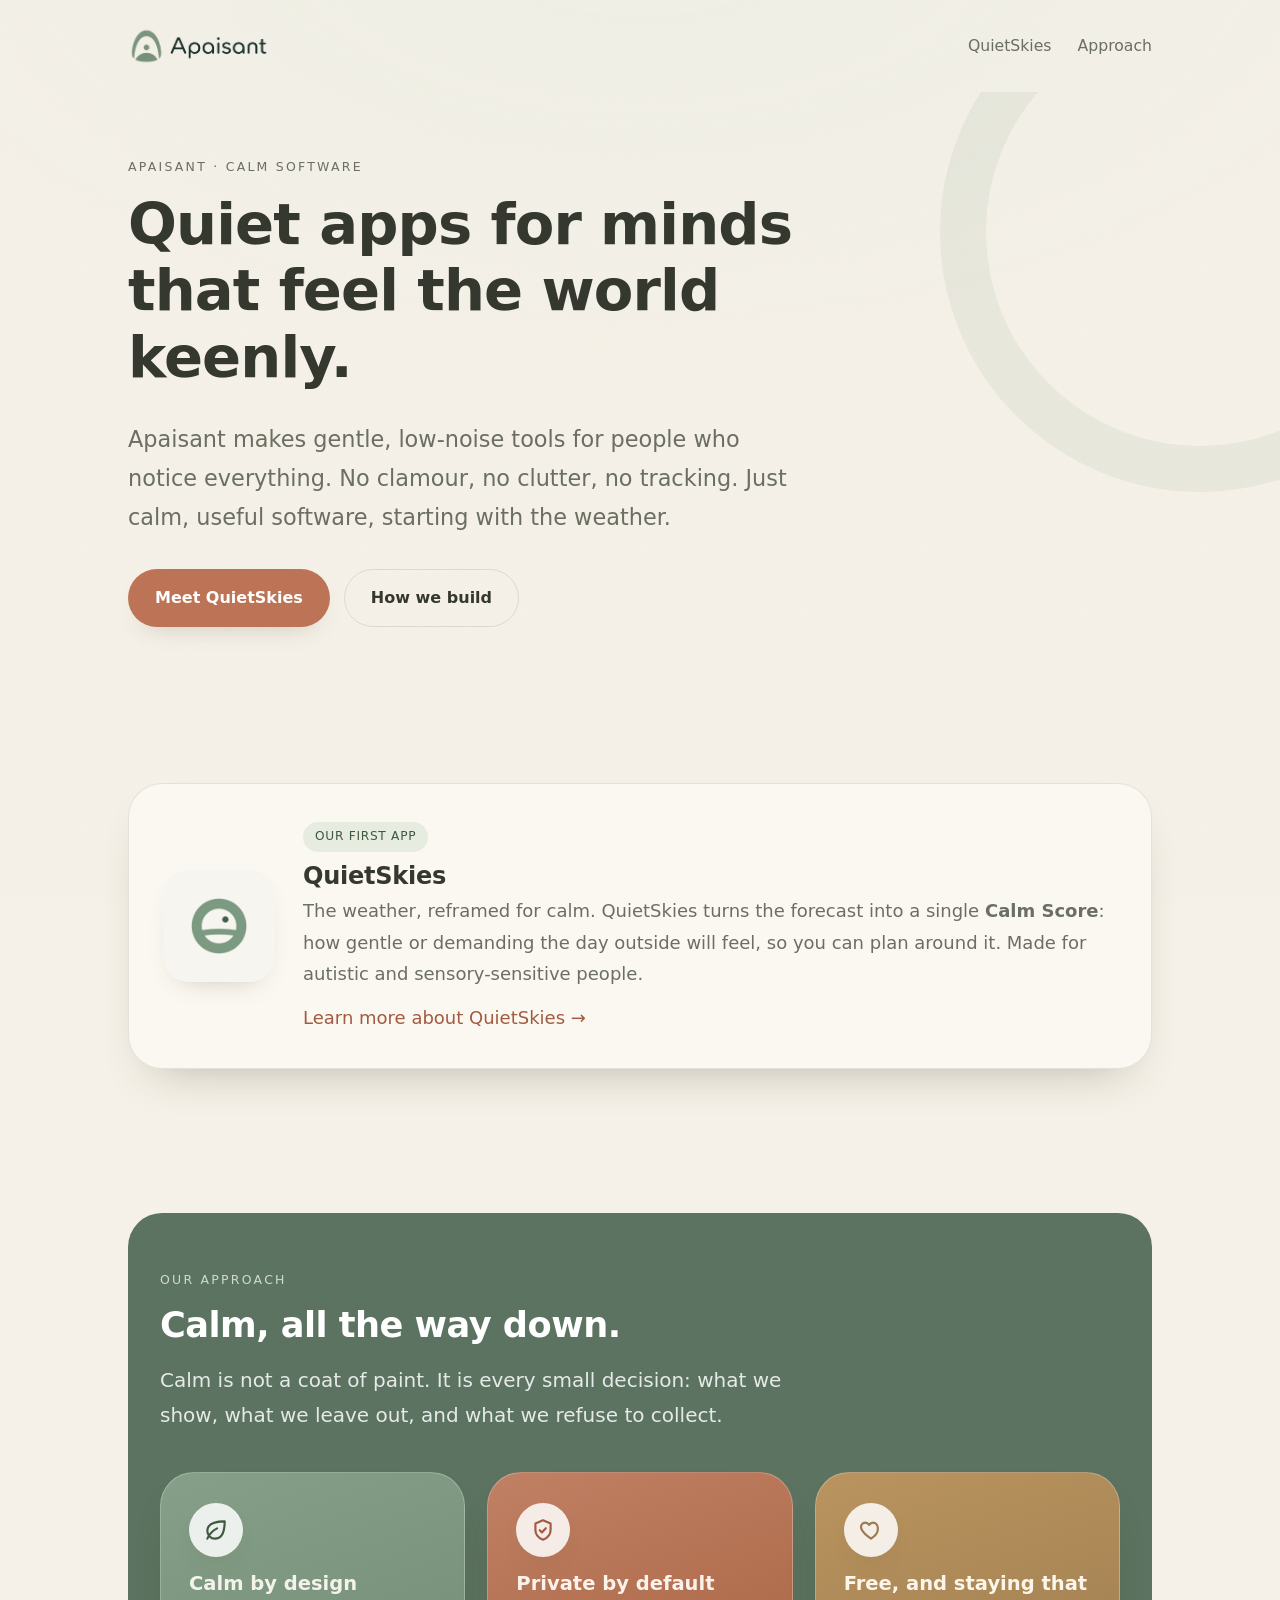
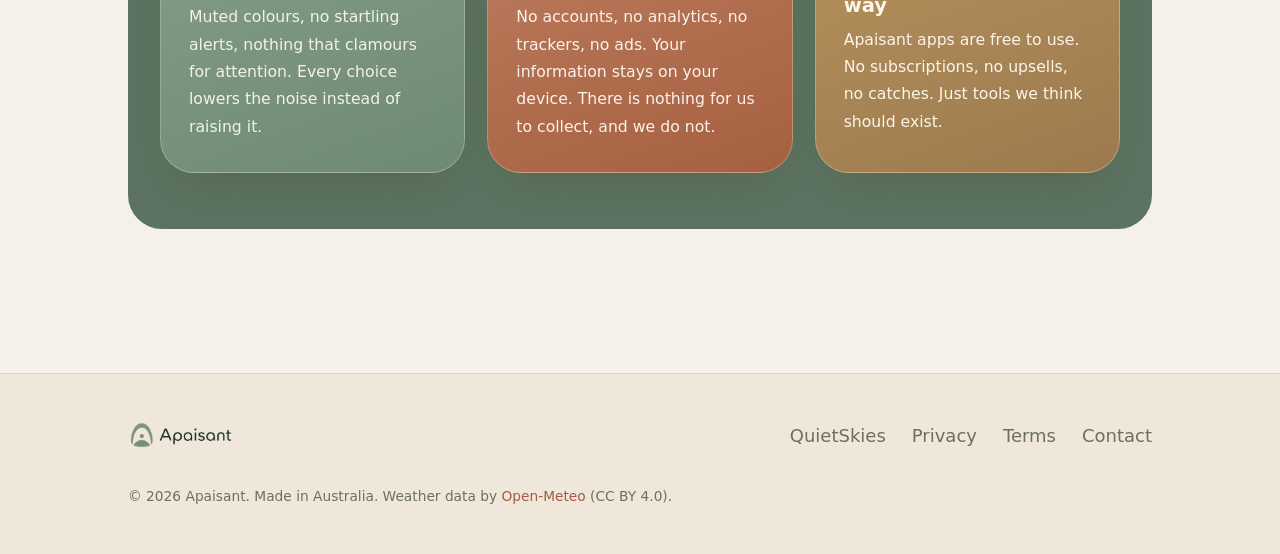
<file: index.html>
<!DOCTYPE html>
<html lang="en">
<head>
  <meta charset="UTF-8" />
  <meta name="viewport" content="width=device-width, initial-scale=1.0" />
  <title>Apaisant: calm, quiet apps</title>
  <meta name="description" content="Apaisant makes gentle, low-noise apps for people who feel the world keenly. No clamour, no clutter, no tracking. Starting with QuietSkies, the weather reframed for calm." />
  <meta name="theme-color" content="#5b7360" />
  <link rel="icon" href="assets/favicon-32.png" sizes="32x32" />
  <link rel="apple-touch-icon" href="assets/apple-touch-icon.png" />
  <meta property="og:title" content="Apaisant: calm, quiet apps" />
  <meta property="og:description" content="Gentle, low-noise apps for people who feel the world keenly. Starting with QuietSkies." />
  <meta property="og:type" content="website" />
  <link rel="stylesheet" href="css/style.css" />
</head>
<body>
  <header class="site-head">
    <a class="brand" href="/" aria-label="Apaisant home">
      <img src="assets/apaisant-logo.png" alt="Apaisant" />
    </a>
    <nav>
      <a href="#quietskies">QuietSkies</a>
      <a href="#approach">Approach</a>
    </nav>
  </header>

  <main>
    <section class="hero">
      <div class="hero-inner">
        <p class="eyebrow">Apaisant · calm software</p>
        <h1>Quiet apps for minds that feel the world keenly.</h1>
        <p class="lede">Apaisant makes gentle, low-noise tools for people who notice everything. No clamour, no clutter, no tracking. Just calm, useful software, starting with the weather.</p>
        <div class="btn-row">
          <a class="btn btn-primary" href="#quietskies">Meet QuietSkies</a>
          <a class="btn btn-ghost" href="#approach">How we build</a>
        </div>
      </div>
    </section>

    <section class="section" id="quietskies">
      <div class="wrap">
        <div class="app-card">
          <img class="icon" src="assets/quietskies-icon.png" alt="QuietSkies app icon" />
          <div>
            <span class="pill">Our first app</span>
            <h3>QuietSkies</h3>
            <p>The weather, reframed for calm. QuietSkies turns the forecast into a single <strong>Calm Score</strong>: how gentle or demanding the day outside will feel, so you can plan around it. Made for autistic and sensory-sensitive people.</p>
            <a href="/quietskies/">Learn more about QuietSkies →</a>
          </div>
        </div>
      </div>
    </section>

    <section class="section" id="approach">
      <div class="wrap">
        <div class="section-sage" style="padding: 56px 32px;">
          <p class="eyebrow">Our approach</p>
          <h2>Calm, all the way down.</h2>
          <p class="lede" style="color: rgba(255,255,255,0.85);">Calm is not a coat of paint. It is every small decision: what we show, what we leave out, and what we refuse to collect.</p>

          <div class="card-grid">
            <div class="card card--sage">
              <div class="badge" aria-hidden="true">
                <svg viewBox="0 0 24 24" fill="none" stroke-width="2" stroke-linecap="round" stroke-linejoin="round"><path d="M11 20A7 7 0 0 1 4 13C4 8 8 4 20 4c0 12-4 16-9 16Z"/><path d="M4 20c2-4.5 5-7.5 9-9.5"/></svg>
              </div>
              <h3>Calm by design</h3>
              <p>Muted colours, no startling alerts, nothing that clamours for attention. Every choice lowers the noise instead of raising it.</p>
            </div>
            <div class="card card--clay">
              <div class="badge" aria-hidden="true">
                <svg viewBox="0 0 24 24" fill="none" stroke-width="2" stroke-linecap="round" stroke-linejoin="round"><path d="M12 3 5 6v6c0 5 3.5 7.6 7 9 3.5-1.4 7-4 7-9V6l-7-3Z"/><path d="M9 12.2l2 2 3.6-3.8"/></svg>
              </div>
              <h3>Private by default</h3>
              <p>No accounts, no analytics, no trackers, no ads. Your information stays on your device. There is nothing for us to collect, and we do not.</p>
            </div>
            <div class="card card--oak">
              <div class="badge" aria-hidden="true">
                <svg viewBox="0 0 24 24" fill="none" stroke-width="2" stroke-linecap="round" stroke-linejoin="round"><path d="M12 20s-6.5-4.2-8.6-8.4C1.9 8.2 3.6 5.2 6.6 5.2c1.9 0 3.1 1.1 3.7 2 .6-.9 1.8-2 3.7-2 3 0 4.7 3 4.2 6.4C18.5 15.8 12 20 12 20Z"/></svg>
              </div>
              <h3>Free, and staying that way</h3>
              <p>Apaisant apps are free to use. No subscriptions, no upsells, no catches. Just tools we think should exist.</p>
            </div>
          </div>
        </div>
      </div>
    </section>
  </main>

  <footer class="site-foot">
    <div class="foot-inner">
      <a class="foot-brand" href="/" aria-label="Apaisant home">
        <img src="assets/apaisant-logo.png" alt="Apaisant" />
      </a>
      <div class="foot-links">
        <a href="/quietskies/">QuietSkies</a>
        <a href="/quietskies/privacy/">Privacy</a>
        <a href="/quietskies/terms/">Terms</a>
        <a href="mailto:apaisant.github.precise709@passmail.com">Contact</a>
      </div>
      <p class="foot-note">© 2026 Apaisant. Made in Australia. Weather data by <a href="https://open-meteo.com/">Open-Meteo</a> (CC BY 4.0).</p>
    </div>
  </footer>
</body>
</html>
</file>
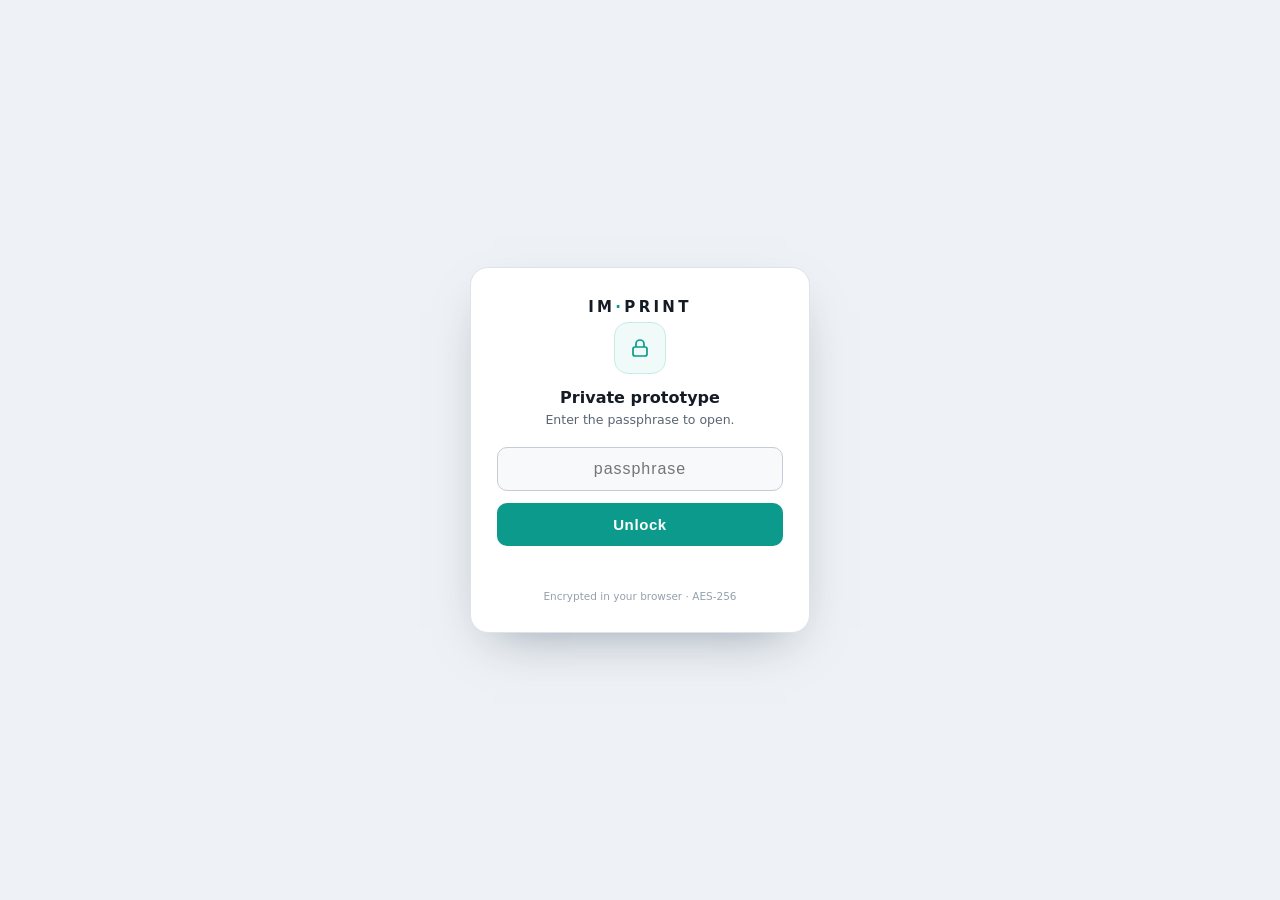
<file: imprint/index.html>
<!doctype html>
<html lang="en">
<head>
<meta charset="utf-8">
<meta name="viewport" content="width=device-width, initial-scale=1, viewport-fit=cover, maximum-scale=1, user-scalable=no">
<meta name="apple-mobile-web-app-capable" content="yes">
<meta name="apple-mobile-web-app-title" content="Imprint">
<meta name="theme-color" content="#EEF1F5">
<meta name="robots" content="noindex,nofollow">
<title>Imprint</title>
<style>
  *{box-sizing:border-box}html,body{margin:0;height:100%}
  body{background:#EEF1F5;color:#141B24;font-family:-apple-system,BlinkMacSystemFont,"Segoe UI",system-ui,sans-serif;
    display:flex;align-items:center;justify-content:center;min-height:100dvh;padding:24px}
  .lock{width:100%;max-width:340px;background:#fff;border:1px solid #DCE3EA;border-radius:18px;
    padding:30px 26px;box-shadow:0 20px 50px -24px rgba(40,60,80,.5);text-align:center}
  .mark{font-weight:800;letter-spacing:.22em;font-size:15px;text-transform:uppercase}
  .mark b{color:#0B9A8B;font-weight:800}
  .ic{width:52px;height:52px;margin:6px auto 14px;border-radius:14px;background:#F0FBF9;border:1px solid #C7ECE6;display:grid;place-items:center}
  .ic svg{width:24px;height:24px;stroke:#0B9A8B}
  h1{font-size:16px;margin:0 0 4px}
  p{font-size:12.5px;color:#586573;margin:0 0 18px;line-height:1.5}
  input{width:100%;font-size:16px;padding:12px 14px;border:1px solid #C3CDD8;border-radius:10px;background:#F7F9FB;
    text-align:center;letter-spacing:.06em;outline:none}
  input:focus{border-color:#0B9A8B;box-shadow:0 0 0 3px rgba(11,154,139,.15)}
  button{width:100%;margin-top:12px;font-size:15px;font-weight:700;letter-spacing:.04em;color:#fff;background:#0B9A8B;
    border:0;border-radius:10px;padding:13px;cursor:pointer}
  button:disabled{opacity:.6;cursor:default}
  .err{color:#C0392B;font-size:12.5px;margin-top:12px;min-height:16px;font-weight:600}
  .foot{margin-top:16px;font-size:10.5px;color:#93A0AD}
</style>
</head>
<body>
  <form class="lock" id="lockForm">
    <div class="mark">IM<b>&middot;</b>PRINT</div>
    <div class="ic"><svg viewBox="0 0 24 24" fill="none" stroke-width="1.7"><rect x="5" y="11" width="14" height="9" rx="2"/><path d="M8 11V8a4 4 0 0 1 8 0v3"/></svg></div>
    <h1>Private prototype</h1>
    <p>Enter the passphrase to open.</p>
    <input id="pw" type="password" autocomplete="current-password" autocapitalize="off" autocorrect="off" spellcheck="false" placeholder="passphrase" inputmode="text">
    <button id="go" type="submit">Unlock</button>
    <div class="err" id="err"></div>
    <div class="foot">Encrypted in your browser &middot; AES-256</div>
  </form>
<script>
var SALT="rYhWrnBuLSFxtGlecm0ZxA==",IV="YZ8fj5seg85ZWhzF",CT="D2j32lyBgk9PjWPHVEd2BS6YtNFLIN4rPZZUGY3ZQjXMhABMm/KUpPmbT1ysb0Qc7a6NtY6NAnDimOJsAfeV2YeTuCENpFkk4e3jLdT7/hBxf3SDhfy1YOY0FfpCJny5w35EiuZU0OpzH2Hj27RRBtWC7zmPnfcFoRRV7MCZ+h4qyRDwDiZEX7NbCx/nu9P7+sneaDdslRbrX9Jx8rbqiRkiDmAQ0lKWhlq5QhG4xImZggfD+zWkg6oaA/eymDYAsp1KEgn8vFUrABB2cRVJpYLregeBfy5wN2TdogL6HhAi02ZY36SZB1ckpSWOA9DnCC1nkEdedDTvrgU3FjK/MTyqgNxVKlIM3Bda7huq3AXg2CsfCIBHznBtg25tvgsY6xFhATmByk5BSzApXOr00Yy0F5Z+hh9j2D1aEAafK/zjUzEo/aewGPu6Vp2oDVsuxIfXbcvDnqAq9MdSku23p+Jxk/wwusjuO7guSB39KhZC576pvjjFu4sjyjWE7DCrfg6vcSen5BOWwGEj4ZasKS/wYmFdhVom6xeWqT/Meqd3jLZPZzaKRZORSfw33Avm0qZLA+Qz/W1IAVgFDwQJSmQgJvp+BfAvws9ji8J7haUjFGi/NV7IBoqIJn0kCMqXKRhVAsIxIvyi7Om6Nxs6gOos0IfCNSOjRhjC6lpB1/QPZ+a2XrRc9jTvhejGGFpHa1QvHGpvzsJBsRpFxhTh9F20LMxFUIPYkXXf6iIXRZEJ7yv5+Okm2uMbNGN0w0xcMVegd63/HRYx4CC1i4BHShOOGjvw7emzL5cfARsJA76wvVBhQDj4jIFDxyAAQ3ugS2OmHoeItNHJQAfAB/CmSjJXmrDix+099hBPXys0cPSmVE5DCwtAI4q2z83BpYSIzqUW6vukiQqztayoI9vbf3lza6/2alFM+PfNTBFRf5+MShQt5l9MHBqBV/wjgYLZFJ+hPxdAZc2xlUihoBLHQr0n5yFrMtL4BqnkfdmDMngTLgBHJ2DHHIJTDuv10hEf1ztSxv/tlTqYMH1jF79pLBKDBisZlY61dAE7ZOFgoDdAeG2QMCxF0H1lqzRL1ENWUh8R0g+hrDPGowpMt5Qtk7gFGu6YWkykoez9WB86JTGS+O+oahOleDR/wI+lD/papcYU3oZIF5B+5dOE7irwCT687A6ojr4DALUPackzmXefoWyKJlTt2vL/LA7NGhRbiQq3Um+FWtVcUGDdi0UptYGzF10JP/uqN2R1HQKFepw63aLpi1blNvpQSYkFM8MJJrWtc7SdTwbRZN9gqm14fN31cft9d2kMti7Pl7+MRKTluQlGkTErQhlOKZAO/cafdo9ZoS4Ebs7S+spd60mS0zX0orFgnTLC6NUMzFfnb765m3Qcr69fYYDyj+mPIKE5swy5m5TQ5wZnYAG7TIci3BL4/e8YBz+lJHy9UQxxSEp4kspvNyQXnf7qD/Ymk9bN/ojY1wLSltBWuQup3xVzIyUEWA1Gg0V09tCVTlJFvnfNTYb/5jU/OqLOKS+Z4xnI6Wp0VPiJ12tu33oF6Ti7kkdgntY39d3vrPw02d/asZn+1K+WGLw5tcM6scodqWuFgpJhryMSCrNSUt17T5WInye8NB3K8r2dyEoJk1EzHJd2OEVhHgxuMNQMgudDwa+EYXOR/yAvoGkYEW+Kq2G/YkJGafTEjq55TdtK+PhGI5d5LU3/MYTjvmxgv7YvK4WZ5gtQ6gxvTPorakeZSh1Nu2YrX0G/fyRETscDaMk+UdZhj8hTFwWyIsMaNL0HBWNlf6/nIOSx9AFKIPSz2HLMAHU2VhEgxP9qJCgcNzhH6enJi5Odctj/UjIThPJTTVqBkWqg07tvBxrhl6S0vQKkoPx7BtA1m341tQ6vgwbnReWxVJyf8vzRKteBp5ReG3WHbyArCkiz06JgExCM20/6kuOWyvmDjCqcEFKUBNq8DoPOvf/yqonT3cjLc66jqElnc6Hugye16AUz4d8ATuEF3DITHNQQczS2J5apDa66WMBBEUNZrXkyAPgRFlxCy4BUE04UXQbzkBCnU8Hf3Kfjg6g6iQAji5llW9JcFHqVCPmUOw1/RSWBlRLJCAIOI2kwryUho8xzED1WMJQcjd3j7T7eq3ywpA99q/OMCIKY+B8vVq24ILCjhHOyMc74xA4gJOWpFzWiLJ3pQl+lVerBJ02ekoQyJjGjkb/pOb/sInXZjnrFR12mMR54c4ccHlMWPbvjHlqL+0KeCjxPX/ap3IBeUe6Jnt/ftbjD1DckRef//8w4kCukFlShpsBWBbMrBXPgiUI9/qdePFeq0ogMuXbozeXKaeT2K7vb4G6xHs8+NxPfZdsrT3srReOeQuXJ/BbY3w/KZNxlguSop0XfTZ+YbCL91jXTABmhNwOuxr96IHOvegZWcBZrvxYfjgkLY2YN141U1S3zDRc3MBgJMN74cQsF/WWSoc2Tl+VZGYvSxwvYxIXglOXKPBocN1Q+1lZgxHBH5d+Zo55XJsw+TuJm90HpWRyncM6SsKKKSAEAdPCBmy30GUPzZy9osHS4Vr5z+1XdcEFee9cEc8wWtic3EVYExf1mW70cUq7iqG/7GcGvJ+pASW21uZ1ahVkCRy6NRt4supM58msyFYGoFjIT2QBfVL9AU6hLpIfWFbUU4XdUvvbv/mo92Dld1fNBuFf1x6R+nYranoviyn9GcFf2S26aGxQvB6rLZsloJHxdpBh8QXWg1pv9nCJ2sC2CUczioLE2sC69gw8FVfjfMLLI2SWVbogTte1UzapjnSKx06IWcunQ3vLFglEpNWdoPY0yc09AQNxf3x07gi3if5+l8KQX7vn2cds7/9d8cbumJ6+SrRJS8hxEdPXQ02nMK8SGz1d38FZQ0s6Y2ogooMQthdoF0TOplJHXgmDg6iEK7AJ+kaqbyxcpkJUcDJSz2ZPFptSyF01dE05mfGHSyYMjiedJ/rDvrLJIJ8+icMstR4xC+E68MAD6YwOZ4twwXLEbBz3uX67AJChBs2sDI7ftlRLto8LDI9uxir9NeC7arjPxOKDx64dFWwD98mc/JPCQhsnsBD22EtqWI5CXuG6PKJtHNYWPUwq84PKss6Xab5pNrbufkIahZoPkpXIystbb1OIzgQgoa2LWCN9AafBZNObbTE5HqstuO3TbpcVBXLGJ9hYTm8KjlB+lqjnS6P1ICGwanyxTaAN0vL5n+/3CwNX15V9NRsgGLeryVzurn57rvkIY88nRFjKJJO6sCws3cxpPoees97pS/ReLdwg3FuLK6E/MdjQj5+b/CAyE02bQJjDRIQjI/1thGRP6YrQNd6EJ//7Ie0n2vsPOU2cJRZnRThsBZm+rK2vvKl7AvliN5OIdTvzWhfzT4v4KebtfY8xjhn4/rGPV5QDCb9uYclGAOh/zWFHvN2j8s4ewbmUnZnT21plaUGOzCCdT5lx2+XIcm6NdXxFR/KzIMu2xf+q4uFxFAj8NwxF9nRElfgZblY8JVePYJM+CttZKYEpM+/GF6nrB6RjPWECjSqsFAnrO5DaR7us8Tj4iZsrnkiPH2kDKunjrXfLJPLufTU7SWBDljsy1xNrCqOoKCuz5h4kel0UzHEn2C1whABVYh+xC6fuOTZqVIWu9M2axf26FKTS9JBIYdOLNDGJuYMETZHi7dsPZrTkKUzZTE81b9WCiKmz0nw0aH+oUAKPl8z7Y/rMM4tSw6x63zmgW4vn6sIC85HTnarS8Zu0u7DruzTFdYqgF2ixCCFqLKlqQmjosHgVV5R8JYeyS3w95iCbaPbPY/vQqo12BLIjl9PIOKJAI2KKvZbrX/Mx/NO42Zk7IrzKdZWnvCvEQr4ejskEfzhEOt60NUQk9oiaROOt8rNZFjcNZu0y7OxqafA6yWbCSScbTF/63+kAkrIQV9v98XpCiMp3k4EdlPhthNx/6Up6D/o+vj+hcnrH8RMN9rsyf6mzKlDRqeEWBSRW2j50pUDOeBXtSA2v7KUcSfTg4bLtzksj2/yWQ1hK/1NO6Dulc41KiqXPk4YTLqsD1sKV3xMS/[base64]/47R17P0mXVS1P+OL42zj8HSG2MWcrLGZk1b3kNB1PAM+yNiFGR6bUv8JdgKOhSBIaAqqo4+sfvDC0GAF5ww1lHu6TAW/ihNDQMPMATbezHRjiDFf8Fi3Rvr1ibPHyLbrF76Xs7l0l+gvtQIs7fQzLCRM5jh+9cdD+JvGjxQqugNfROVoXHx1U+Wf8DW+Sob4c4dNwfguHWbuyDmtD9O8W/wSPKGOyJn5bzzBlyywWxFI6YyfkKj7wdusqIJXPXyz/yUAfryYMG8nQewaEMs8qIimHM/4CVfeqG1kbiJlUR3SPQlyWFJpY4zrp/Irc/ASVttJjpFm1h6iEhvvnZM50hTyr6/JI+c/ACsYiGuPMSAZlM0fnpgGcweWecwhWbzloCOj3h6eJanINGzF1nAO+i87B9eeZ+3R3hj/9r9TDpVN9s7EFmGvWyi1IfF/6XohQrxoVNPbm0Rt/[base64]/LmmyGxQhvYf0d7NQ1Gj9CCZLRzz1VsENE26TuWVkAjmIF+OqQzAKB8Vf+TJPn8aDCwRn8VkxUTtXWxxG0iqV+iRxncGvmjJhJLbqcO21+o1hNJCi6OVcTeRFoGkjm1wx2Tqky4lo8njRKXZM/A+xqsYQgnEdH8GkwiZChqO6/GLsMBUdeJa3URL0Uviej5S7bTDidSbNS8219pmj6+SiOv91SY5W/u2DfyRoydiiTVmJBGbmOjy2Nioe9SU2QPAxc1EQunRs6DnTzcrAQ5ofWqYO4bS67cG8W1kTHqtLGz+dcL02RebL4sekcygQ9MfzhA00P124Yx++ed6OfHwKyBce7M4ni0NDJz6hCQRZlE3OlFmRIZkRkKs9fT1eqnY/2g24HFiHFh9Gi8z/[base64]/vKMHjtUFnL/qRVofaMsXy7wb/W0iQ+HTIXD4ZqJ5CtbEE8/JgEz8FIqhsvYe9WVzA4SZQ8Q4Bsr3ZCXwVEM7CdzTvQlwrYmbMF8ZZ4AmjY4H0zN0suExkcvqpWXSy+P/qeyBUaqQGZZsWAvP2nVNzcXOLjeyMv5S7m/s2LtnA72dTI2WQxyXfA4ua69IVfOZeX63uFOEeoMNIrqeEuiDFVkvvMH/ESZYZXQN94NkDxPIqRRJ7IOoiGYnc1/w1NThTo3NNxUDSJ/NsdA8JPGe9CtxwP4r8K4wCp2qwkscUUvEJ4Uncn9SVE0BQaDKyOJOk+L5tSsj5ByRhEkXwu/IaTPTGOit/UFrkgtddX+rFilDbqZMx9yvjxmC1pzm+efqaY7sHOQib6BfGaSt7VksZrSw6GnxuowJ/lnpqF1WiUwF/du5uVv3WzulKrGqiXwoN/Ivp82LWF6PGXACRfga0RwU3+wRjpti6XDZSAYcOz7vLZvzbhYvLOiDmcH7OuKnqAlblU/UMRq/IpN9omINZRNZYGWltZBUi02E2QAbC74vmZVvlvZoTyP5REsxXrJEt6zPGWUkVaVFwNXWandtX4VywskJBaLvV0EfzAZmJ+xUpi9m4gNGxRmiBweoaG8ZR9iIILouxu5VTjZwjeh/jvoU6YI92OaCz0sPi+gyhtw9guU25yAMho0vFapc4saCjR18AkrWT8SDD5Or048w6nIpAyWrj0Odcj5jgou/T6oQs+59zAKjMTbePf79Qei3Kiu8RZNA+I6OfLs4pbjyFHURp3T7MV2Mmraixr/79ObR8AcK8M1Wujvx3al9veSPKjP9+KFNtGE/UTZPJ7CT06XkFpEWVLKG0l/UaH6e+WC1S1ncERj/iSTFJoRV0cAj50xtyDZwGP/36ceuPmHuXKryZoXPkFpGAsWZgIMNFVYoGE7Wgr85mZahQArzI7bXQuM9c9oahNYCg3DDY/Gadzl/E5O70UW2efizjiome2fVRvg1Kr+SSEHAVp7reBolF9DwlALGWmxMCgoMESM1lgZjXXhSzgNMfP3dg6HQ+vZL+DDNSY2YhX/KWsecM93BzoIZrdSuoJtUF10zfH7+sJBxlsMC8MUYhdJDACTNjOp4rJDV2hzrR+R0QGjFDq/di55jER1gm/XE6hgQAztwSZnpYoa33gk3jy2nsrn5aWC/MCjgAOjC4nLnEytPLpLNv540XZzoWIEio84o6RpFKw1FCW2OqSsd50LXxRD/yGKqJGfZCd1mk/vDEMDeLngBJuDitTdRR+g7yJUt4kGTw6ZASokPi61ywNCMA3YrjKOQYWCUBy9mKlVEiBcNkptWrouow/EpIrwe4zH2v50CACADlCD/Dz1uCfCjSdE56T4prSkrmUuL7q2vwMxkAd70KK/hDGwIE8zbuv6Y8czAD2Gkpvq05dnptelTVNJ0b25uqoMR689spT5usgwzLqCIv0YiccLvgharJQ/boMkEQ9tujoNYGaF0g56TJuRbEWBLGGOcXp9JQZzK75F6OObnGZgrHpSAWDsfEyXobA4tCrrOTRYIXqj+pUyoQWa03NwrdpdYSk+5sqbqhDI+VLeSfSkUMsN4xVOTfwQmVyUZPVNY/zF97Y43Al9eGosocs6YILTGw4mgPQxdnJ770S/I4NYJmHnecvOzd95Kli/FBUpRITeFJJYaXxPP3YHsoThoDJW9yIvDoMVzWd4IZgCEFF28LH083g2MWi95/sZ/9rpGRF53ImGUXpAbVV7YbVM9MV6sNRmA9Zk/bUw1lJc7Pe4yBUE6Gn6ugEvLc3+BknV7aXdyU1ul+hLaCZkRg3h8lsxgtsvYkRK8CKRaQdX1LlYZW179gu/iavy3fWMYFyiN81Z0b1DNXzHSoa7n/XlfBSKiQ1QeebIc72ojOElRieKr0HZgM3MLt49QzbkpUKGmgzeVRZlux5kw9xao6O80/AXIDoLGQPa87kY5THpAnGb5P+CnIHKn3gfu4hFNRr64yuOI8AV49coZT9rRtrpFebfeCyiTWp6wPec/ImgvXqYTSLsl69pHFgUAomO4rpH0jl4xWnhnqIiycZhgT2nIO19FzxkQ+aKhUDGVzghuWvQgZOqAisiWt4l/[base64]/c+Uhb2YF745ZpBy8+BxK5Iq+tflAwYKrOXoY1bWRhS07XTa5nC4hQEjYRoNW3gBEGHXBWzWzTBfm+uzPvaK7LYNha8H+bwLUCpGhdUbY/jRFtX/J6LBlHt7tkgEwMdoa/zxKrA8/5jRplqXNz51QkaNw8XKJwAZ+vI/O+Yd6F722JbkRceytJ7m7pYiwvQ9Hj8LqOFabCc04o7lyB7nisAxbsDVS5nopX4pnT6ZhDGRZPlGMsEibY90HEusP+MeAonBCBqd8So8Uo/DSx/[base64]/KV3o5FqnkPCfs13505ZRpneHHVPRkgdVHHkqfOMAGncvH7QeoendbBSNogZBdNV7qYKffMaFcwpPndEB2dyNLxfWjlPJivVcBZhQNt4EKdilNBJSa29TrV+zEuEdr+rUeJhk1GylSSCmyUc5tJQS4t9HhYgkKkIkc4LAv4zrG/[base64]/hAZNdrxQjwBzurGS+faZ1p+Wk9bzF+4v0jmnpesDa3QD1KCFAINz4YHirQA/JJHPiglViVarfRJ0SbwlLjOR27/wUDWN7Fz94JKUsk7vv4w5qf0/goQv7/knSFdLnLNUxsSPUuOqHnrKULlh99nfVxBDE0RiLMJXtv2nm8P7uBKiyzBxA1bSPiJ90pvQViYgquz5NXRVAjiE2wm04+BZfDxCVFGtMlNgtV2t9BS3uuXGQBvaTrUNdaf2ZOZiK6rlQZ5xpFAlOLZp0IC7d/DyfarEt7RBGT/sDe360oOPK7Rg0OXb5/g1nOYhoZKo3hoTZM8mR4ky+5RvfSMFpWxN0+GrjZYFz33IJv7llXlYupwVSuaJ0PNQhPPbF5EfV50uvkgdO1dwqxk3Os/p9FDv0dlKiT2kPPI7IpNbPo+6Hy6U/vXobo7Ako6E4zVL1NQr4O36JaherdZCsKGRIxxVDiWyS5mCPo03UGB0Sulggq+L4V4/8fqQMlmZ8E81P6yS2bcgtv7TKkEESjHssJ3ELShd17lHS5JgXRvkVlM7um7hF3ddi3WE5jZ5RG0Q2cnUN/XGAhoDwk9Va49WvQ8QT0j65o6Z+YtsPGloY8qh4Nln7J8+qXPqkE4d6JYdn/irAGGLKt9TSXiPoyc14xaquAhgD8YcuaSBkeA2f5z2QaUt1UxEozw04TOVvOFPgUtyhBZOQu8onzeCtHOaqsvhqVFMqhUpW1ymExZOUoKAxbatYWCJ/MLbGksbg5b/0op249wca2wfRbMnDXZkn3YzaJU+OtVvGk1Ej/3j+jkiNMzlD0IhpFvnmzz+uE9G10/4+G9kqDKqWwuz66MZfTA5aOtihRooe0E/SZ4CMnukIKNIOl7tu+xlVutH/szxU3ByUI+UvlhzKpqqmG8SujBJZ9uCXeGYwBGMGsZONQu+N9P1vAO5SmwPH7GM4jCHVCkvjPFXh2DL6T7uQjyIq9zP2jAJYdOgXso0VqcJ/6c4MrI27c+S2N1D9dp5yBHXB1EKc3XIJWm4CAsnYXrgYqBCqaIoESh8yZCjjfzGIBkjTpm4f+WhqMf1q7z+dh+BoJZMJ2dyZKtYYzslntaI1ivxGdX6RYThRmx6nqh8KbaBHGZ8g/mjnWBIDrDyP97lUdOo+DxWE3jCjDncZLe8rAJ8HNsHGlDznj4JnrWQCnCaiTPz53pDQ80YSbRtmYglNgVKeL9RBWjOp5lEHN3K56Ysjs6n7aReehEeXhfIN+bQaLFrOAxwq52PJrYjwKNW9/X9LYIdcGErNOKMRkjxgn0REjeHivNLa8HG+c8EAld18pI2lDeMwFQHRk66dpShz611skuCr/OOc9s5ngdZUIcWaO7TVb1LZHPtYLAp0uc3gX9p6pfqQrAhqoq7TjG64fprmnrk6RSh3cpaHh0ZmS8QUmwF1xt9rhADwZnClzKUaO2V79GveWjToMpCQFY9kqDXTOrojNePpfkJTS6ZH52TTspUMFyriQFRb8zZa6/[base64]/[base64]/Z2zCaG7dQen2DkahmZvgTYZ00WvSDTqfwUatXV1r7GdZNywVw9k08Z3u9uSA58VmD4wknSzDTqEr8Soz8LAHZ7i+EN9Cx+ccZPmZ3wjvqffa7C5AFZAiJScqAJSqAYISe8QjaHUPQSw7/[base64]/YJDpHYy8OP/Y40HMlk5MKc6GSNMBH8uZyKPMclS5jO3oBsAVyfp8/CVLlBYx61Gw4QI9KIOKjDcOlTsLoZLzPkNxX/[base64]/97fPyCVyIrAuvP6MD6CIwsSX3B8Byfc2UOOlGfIsVLDJzOoeK2vs1/R5Vb7+g0U/1gg6zLHnTEdLfr113VytCuGxEgQbacjCWRUIGf0Al/YyhUXrGAe7/lyqsoSi/Qg3Wk0YZuVvNTMHzoA8w5umVAG8A5/[base64]/D6R26WSynLDZvaVV+I/f11xDaCyrTHwV/+ZcW4YWURPMQhGS8rhtMDH4mSfROrhCsW3A7i92qZ0L0sYKaFq8b9u400fQ9TVyN9CjUj53Sgcg4/OciQXFzkdyVT65HrNLa4Tl4wh2nAIIj/rb4QyLgN5zdFTqowIh3AfhqnHDJZ+tOkOVwKwuwedqu9Lkv4h46NGKKcmNSY7dJx+SeF0XcKYUsbS4vdVyyLYXCJoNOb8KdtirpltvbHwRRdvJBiFa1bRGicw2hpMd3monLHCjRoXrhEhaaShkpkoGj9WOUTxZ04IuLGQaSHV7IsZMaxX0ojT5L3/HiRXtpq7W4HolI0PXrlpzsvJTiz0wmHXi3Rfq8vrfZV4CPFOd8j/u1BubqUaR//hN0oZIf0BLRq16snof5Cy8kk1IlPeKIlOckasfsxmo1KiOo91fpogf7XFI9DbJaW8zlBXYHAnD2pxahjEIH7GGXCVnei+2WJbvbWCfH6wAG6leUIAXWVrp4r7nU2zczr/aAXRGaEtzzIDYQNT3h6aHnHB+YZJvqMDH46MrSCJ9bY1QKknjBB4zm4jeCI9TfWHSSh6s6gHLVEwFS6ZZnXrGnr5U0PGulqdz0TK1kX5PTn3Kohy8O9BOkTf8hx+rpZ5/yhT5BGGDiBPXO00SdLlKtvrLMquUzRId/R2HLPaWQiY51ZuFcOJN5dxP8cPOwy1dqkZqicM4RIfUzypN8GgMQ7L08/v59q50Amh+WYfuDHfTi4gJKKR+iB+EkZpif9NjigCjC/1o3Q1DEJ2SdrLjNEN4xE6RMiGZTtYz4l1RBwdI4iB6ySp92I+0BFpC+fsXOmSk1zbA2KQp/Bu0xnmcNmlckeWHWNTchJ9T+Wi611dqD8velFXd6i+9WhjIM4HZPAvELMH6In2Sh+osIKOG3parDzdyjV5A04+JJD1LShDB2Ca4BdMiQnfzkxcboxO/4duNlYKe7iMKqLV6u2arVPpdmCq8onmw1NnyhYSfdxalE5j9wKeGd2sfHSnG1qncpRhb45Qg+QK4yBbZJRkJTKE5MsHyceER0QzUlt+WBY4mWVDaoGYgUU/T4CIb+tM8m/HoF1sTdCc0yr3ajIvL6lUcjoHx9UA5oSsmKdBvBj9YgBCEfP4sIfVW9wKwsX9KQeytGuSTOBAQs9sf9LynXSBvbKjemmUlk1Od5SJgkravaLb3FZ+kZ1rJCFdOLAAXdK0foRLwe/wgy4F0Hr1HMw93ATIRovWcfzwwc7yW+ZaDw6By/wHwNIXTCEj1gNjjP2VtHUssydJhlxhds3hXftgSGf5pWTndLFmq8kOTTE6FmNvU0NsAjvs+6BIwAkhJCO+vvxArBuBL55Hw+L78mUADNit2IJ+Mc0jGQSVJIO28S6n2KiIjqcMDXcyxynrdj15qNk6KqUQ5/bGCB86I4YimWVpJ9GH+QMSyGcCPRRGursOUpacD2qr4t5KSKhTdmXWs7LT3YlrQGkUJ7914JlaPwYb8FP7jwCjc6xitofpImhnmJkkIpd8sZ2IHWM1ZJtwhm2vZ/4pybtsx5ztfrUL6IY+QAJylRYpjMGHRDE9aXltVPYmGCf2XQg44ud/cclTChWxtjGbpKTytObh2necGnpITLIWIX8oEi9qrHmp0YAhcjJq7/B0Xgv/bqNQbctS0otS2GHQc6QmxAsvMenNvUYWrv+SrwjhJyXOWa2JLpqTOb0z9fPj89xATp83SKjeN6cGr+YRk5dqjwlC4kJ3MaoESts87idVhxWSItevSc8F8Ax/2eTIoUoaIdZQH8hViE9wKrJA8N3MRdU5iFyJZisdLi3+TfkRWleGbfGiXL1ZzYvQyEP7/4AH9Q9+38UHMVY71114FdV76u8UCS+bePh9M5Vf+zsgrO0cLc8P80WbppXKxsP1eqEYRzhHYweTZmQwTLJQthxswOfpwo9ZAa51wzqNKNpJ3WW0aDZOuZmLhFsv8VjekQC0u9VSvp117n9AZmfqlwI2wttCA0gLNs/buGy2fhc47PgFrL74IRETiVAn7sUDI5lhCZ27NLE2/H9aM4680KVawXtP3iAYSYBXooQZCha6fIO8+cHVOq/0t+AXPVUm3wnpLJIPCFgFWExTHsul34195hBtS1jYQZpfuUdPOO0kEuhm7YbNItAW/5nwhWQWgJgA2hxggILLx9mJtyXMms+KFFZrf2xEviPBVn9p65XC1E/ixnr/RbPQbK1KbKjmmIwq2YwRQHfEo8n+QUAWLigko8NZSDOvhZTwRik+vaXJiHhs7kEO0Nya2Zeq3GDa0mUFFlwKBsBj6bn5ExNCsWEM+w1eNpo4Bcu7PPujsNkKlVoVVWiDlpiZxFFoPA4636im9zAhMlrzLx7HtN0N9yPAOmEE0sZQhGKU/4V85++wCuD5/MTnHqfwuqi0M2N0pU39nzpWLqH1ux7SkUbSk6dn2xFcz0zw8etNICog/F+XGOpqqukM+YDkSZzikiAVc7US2Q9KUEUgMrgHyfqG4Okyd+sMQwZoWD47fsDsz8eTblMbqJlhIMCiuhBfIQ91a/7NVZjjFG1OPQny5Y9rC0INEPo8uVZwnPfTi/TrsIeqcob2uy9njmYMa6vFukIJVpp3kxMlyP97pI9qKBAarPop7754dJiZFbxF4aYLLZ6QhONqCC1WFeFAbfVoWzVxMxvLTQm11Dra6F1ExX5b3xvT6gHdfs+ztIiCQmZ27pXmfh/tUlnQezUf5w2je4rMbnwFJuniV1cCQBvestZMMUHXs/sZv3jz85UwDs6+uCWtg19XroKU8vo8wZ7hxkPPpo8hUjQtGFHwh79PyWGEfizMc1LbFsa7HVlEmfm49lYM07NagS2et2x7Ugr5I9pHYow+c93P+C6Kk69tETIEIMoHonTZ7oVk1ITAO+Xa8wcF+fNlZHo/P0HBpA2y5AB5NCg+9hFBgF/H81jwvZpoa4NUl6AxQm1Sz6dncY3hBL70bhrkQ1YkF7cxVcNoch9UhBeixPZF/tPMY9yR3xHM3GVLy9CG46p1WVNOVwFBRgMo1ufXxi9G2oxv8wonf2WXnH27lf7xuDHL1rXTovUZXX6SncWwEU9i6zN0Ibo//X9vMQRzn1NW++W6+J8J+UY1ysN+fsxK24de3kjSnsqgSshvDI/ZPXIK1/UMoGbKUIeC25qpUMImwRY0pAehlGTW2GJbnnKh1XSBwoU/+/LsDAmU9qPMMGXcnu7gyX9CqLXhFtKLwVQt6+YHH61+sqVOq2JQZDjAFCXozT6Wa2UZVvfMLI3pNXA6w963ve7NYKB5UEBVKsBS6XbB8ioZXU+gSCgTfkNRymZ1rvGiEr24HhF7w4+jdUqnYnv3TDhn1WJQcZHGIvp/[base64]/zJ0Jpkfg4p3RVzgFtqb9OywBKSuwthzF1hGFTKeRl3LFNcIKroJZLS+gM6Bv4qyKJWOTa0Py0xvmhbIl1oSSEVF2iS326L75IyuGWpAON+yQPSfP+JDuRmBYLMsOi1dE0G82lWp0RDTbv1549L0uO/DT4Q32rorEG+ZrwaXmz73FWnmDlLURQl23yRWhFjIxZV7F5V1uTwUjV4XDMonrsgS2YTsGGSSvMANpQ/+gtxNuZLbZBUMNU26yJDa8272WXT6S+LnpiJtP/IZI8BCQHQR8NnNMLLXyQJPzgBLlSHtiTwjTXy2FScxNesNEwYExX9sfYi5Lsa6uXuHD3/oSnm8VVXa35/GZVdcYUxbZhNn0Dj9C0hCG8UfI+pnO36sYVVA8pR1JpJU5n9uppF/VoSbEgEuNsjiRTunX6LogHb37LZ14LLxYy1vn2i9EX5B+TnMHOspqQkZGjENs0Bl7GhBxRrbLi3CxjegJvB2LE1O08GOS+pCeeRR0sL3ls36kEJS6TJwRqKTiVUvFy3ODdQ7iECro+ifivdq740SEGwKl3r9OFx1qy+yHb9kkMCEoftUCRA/ah3eKPZJ9D8yyS49jr56lRXrWpkLAqT0apPR6fpluohfvxkqi7j1vDwh3eDG5TuwrZP/5UiSVOzPbx3ZOJXRjpmZd4MxsWzMhklbqHFTKxoeUW9l49f06d4gCX4myAsHXivJUfOjHkcSpthD/xGlJhD37QxMI5FcO1sa8bzl7LUvq+JHWg7HEInR5rTVHzLqEdGGnupQXJA+FaAUFV5bjAX7tayXdhK+jV6HXsV3onvO6YFMRnIod55B9AZON599hzoDR7+1JxKRsOSvaCUPP/wNxFxrAvkOQnsKS5EHqF09V9PrBrqVRMLRFrPJ0m8ucw+voUJrjkc+1j2WMOyL0Nho48O0hPBNYSoxrYuRCm/ELfiwbS42/k5wZrqgEwM46lYyWRS94mPE/iZ7WsK+6STjQXBRe4PUWvfKd3tLX4IZpQyg1xn2IhB9x0lpRAA4rsqVARkAEwb4nTOd/uSeYU+Lt9o2IVuaLH0q5HUQSDQ+8zZO4OW7l+F+wQ6UoABh5XC+3NtzTvoWFFSQRnXt6e6EuoxBd+ZtbuBxLcU6eSnmvbIbapg47eLFhh7l4HkWFnbw+AWMksbODl1n0E3qRUUHsw1eHNs9gxg5V/0yXqeqzGhWfKYnyHKj/r4x0Oj1jttli9CG0G+KBwChyDlG6jHt+bhNmYVXjcu2wtGol4aKFaCipXdKijZoRznbaVb0O4F08s3tNMoqsjrkxbykRCI4CrxK22rsZrajdkrn0l/[base64]/msBshVGQfAefuAvC0UE6b6Cjw/UcaxLMYip5QMyG+vT7orjEfAa/JXw/BMFv95D5B7mnE9URzHvPJHN2cpdrXPB8ggTAMOQI1XCDeTdOzQorpH0hpaDK8vIYCrFLObdlweWv6WdmhvKLlE9qaljQFZ7GrIIHPl/uMGSCi2RJpBK5O7b/dT01yq93IiTb26H+IcHIsWIYQEZPzxJVqDt3Jid7VfebbRuL1Ew/FmhxXM6bCV3yNB8GsehaDEoGDYC+Zzqg0nP0EtBUGWQWW1E9VGC0GWCZ8uZrOx8nX1ZF0AG2ZS8MNseEitpVGIDDvnZkZ+sAB/xoTPqvy+f+BZq1Kn8wh+Nd5Jxdzd8zYlh/udQz+4E1uVHPQCy+prFGjdNmDhs71Ff5Fyor+nb+wHmkcKXulxmeeN6FXKydXv26eafZDpqBDMydmd/JaMsE4Pf45h7lDUXkyzuavpvz0pNcqFU3N6WDHZ6KFV41BWyehMLz5IIpk/td0J+TTFcjAxsuVWHXLWQ3PJtTcXSpQ9guuq0WbjyuBVmcjoo3XHuW9xQeNViHaNOp/NhRu4tjFi/[base64]/VrmLLgtFk+g2DlEy5B/kyOL6RZxLL1Mcc8Q1a/PAq1JVZb0MR5EiCHyA/U7OAHK10oaleMF/L2fpUbvPxXBx0OzOtexWAALEe21K6sZnWTlrUDhwzAnpiBW4rIla3/rpCT1DYobGG6xNEIXxF/MYvziAQsB6QG+n3Trz63a64xpSi2Cjt7dJ0LKDdeQ0QcJnWAMYw994HVDWj3CV4aEH7BRCKYo8KOMvRz1i5KHwcRh6s10AFs0SuPXdVDckiD6vtxYy2XtYYMTnU1ylNl4s5/y2qGyW+VVIrloYDfx+Xw4VJAP8xhENwWom/4GIPard/xL+DIE9bath2PFwvj4UpO88lAgeXiPm86WQjPTOtwfekVflev1bnh+6yI1NjFZ4MCZX5hXGaN/7Kj9ZSi3rEWHl1c9RPezS5xRYuwC6W5Ku5mZLKswfFkCecXcKH2VhrncA758o73y0qYSMFPYZtEQSLlJaJYcuR8Ox+Lj9ERujRZKaW20s5fVnrA6Su7StCKNhNaC82KsR32qSTqaVHa+Ch0B/lF1WlQIwb2fmVr1FTyMzNNBeJrmp45P333QRL6yvhCDTIWjD1ODwFnCYiHBwc2VfwYnHu1ibY/17tLgL4NGTfQ6N2tkSNOX8qd9cpth7t99QrhdzJYj6zTDH7ZoDiw0gkarDG57/S0iVFUc4ZW0UVrIec136vkmasaVg39MlNdv+0BYvMS2LgC43+5C03SHEXQfR8LwitOqcKesDyWDcb2aWRiJHR3oh1OKtPyriEuPIO40DMaO2J0/YVus7mHQ7frdlS4Vzuyo3Bf8gdyAmYmVZ85tWPST3j2mbMy+8gHEfxfro/052xXFFTeZIw3vM+KaL7x84l8V0gmsaT3zNdIowpow5NQaFgr86z1J/n8eSQwEJhYkuGzZufHZ3IIa5lVeGDYWeUR2zmwPcoe0fCWgRiiDcIaTBWFHIs6K0LHPmzxyaOpZBu3BgWzAfKVUrnGqlIKwL55VZiF6PwXN6wppW+Y4EBWcwamM4D7w4Dkw37ZZFtkUhlayXtFcwrDbZ6J2/uUn2/w1M8um/QkO93Gqtpxd8ZPPMfL2LHY6f4H7X3S4pxw1xotxsfJpQtBmZyNyh+iCLdjObZV1CtENI88EWTYsm5XGt1ZwtE9tKaHiHFaJJLoHKoc7W3Ew429XbOTkiTOgtw20NF+pC/lpxh26kSChz9FZlQQ81HHcQDRmxoKYGpQW5XqhAeLw3w0+MgeIZ8aVPIJt9MOZDLjW0KwG7bLhoAxM52RuJGmtGMJziLx+RmivAoYt61tEOmL5g69XC6gz9lI5EoDrgex/7EwVldktUC2jYKZvCFU1OYboA81TGWElyXzHNDd2ShMWzd6khHsTsDHDBPrEzXK4cY1Ah1YKzAbI4/eAXOGyQauTU6yyCuulgMek9jkX/[base64]/rykBNFkHsS/9XwhUYxpQuZhq4Cu2f81hcWUfL7b1fNIz6C6M70HHCMe90Ms8dZXFERRuKB/0LWjED8BVZG1V0BRLfegY/0wpHQi93yBB3Bkdr0JXRx+6YY04oq3aj54gXecwMfP/LJqBmX8ImC6reB/YaxrPZ0H8YXE/dQ+lZSUjiH0pYyEBjyHe/[base64]/h5+N7HwfSAEE3T6bd7qDMB4c4grWxRd1+3izSkaanKV/[base64]/KWLBpEQf3nVYjVQFEBx04BbxwofhKdzUpJKGyF3mUAhB9FAfMz03VIy/hlpvFQmDUuA3Pmpzv6cz4y8CICTR66mNAcgHkoMfMFhVXExvKAcyhtBQ06vMgn8yQ6pIQDHohuBkTmeFO3ceFeT8BpN7FTEEdEIxz64UWjPSOYxhJbZbdqc9dsi3q/3icySLCKzhnGa5BPsz9U10o0KX3ppRcPOd/QS0CSOg/rK1ufsUgyuwJcUG3Fiw1KF3bgqfkfrPp5t8NAQJndtv+DJVGFcyPNxJ10ssKc/FvIuaYgDhXRcKjhEO6T7gaG0jOBctuJpagybCFktYVZcKEHe0BxzuhH0YBcIJjRdE9ScpvnS5GqhGg7o+QEKTlaHi04WrMzCUvGjC+cYT79CHVUBZ7PKnHBSx26jpKfw3klqF+sTAG/m8/vstYqkFECgupPd6F60Wsdl/Q/GjWAUs8uUdHcOSlib1KopR/z35FVzEsJm4b5WCgXsXSYVgKIUaueVpjQKHQqewXO+rub6y30Lc6W98b14kFxGZv8IDaK2ZcG6Z1BZW4AeH/dW6xZlyT3vMlJPdpB6U4JM0cLKIthYnNx83QxefMQB57YyD7a51dYd5lT2fCx0QEiXa4valCWhAhM8W4tXzOj2Auio8SbqHNFndm+mrnLrbLKuzAjPNutEmYTs9fmbsMICb5re7R5fnHkzfs/TEQMzmWcoZeKEnuHY3n44SbiAidLKOzm9Pep9L3ec1XlFbL7a7xh15sBCRvZVb1xAJriDigJRYg2iaU0za1Xu+94RI0sUA1075riLUhU/sEEbLPDtFaHKduYBpxVYHg8dAFkt5rSFknOZi83riuhOOsNNGw6jYPd7EG/[base64]/[base64]/[base64]/qMu+p3tZNXjDLXj7Jbntn2bTYijqpOB+EupnGtrux0zBUh3o8lqyfcGdzYyAcik0JnQ5KhZm40UMLTUR83cTPk05Ca1qSChcFAemZYdCOPF9Nb24Xv/JcW5ZbS5Dwlol2q+wmcN7WuaOD5+Xunl/Pb8seMMfsJGtaUkhxDaztvLkHEm8kJZuDZfa+n/k16b6FOTX1Aqucn485mpH6jAB84jWDJceaDmmMfdbZj6aoZRYhSE/On49+qeLB/rQDT3ypjcdYY07d+hGt3Aizxue+Z9ThfcacNCaUbDpzP457KSjQRPShUJU1Qnh4wZ/ZiGUdjbINOF4Q3tCIxtjihJL58UlVPC3SSaVhGrRdoRNfSTHZOlEsgTUjmPaxvGL89P8aueArSuOqiq9sCBBFIQXtraYIt0EgIWR0M/6+y8aEgHy0BmmY4HLNlkHUr/HUD03sa+j9hjJPXPv/jGsl6VYf5uuHJmciz8t8M5aqWLec96F88I0MMcla9rTDTNnCiqndqai08lOBVH7ofh0N8Hpxo2kDj6Wf74306XAnVrhoYRcysXhS1b1LHWXULluW8SN62I8yCkfNoJy2VBpMYqjBWqoeoO5vtwQj/y5XQe9rmYcctHGE1VtIIkhgRKgw9LlehYomsp6jNS7HPfd/a81XB68wU0Z2oi2+LXYkdDhIeJW7ykRrUyl56dVoNPr5bu90YgSdzklQbtb+mNCXPxvyr7l7oSob83GsNgtiD6hEbWk05Ge8vdozN1douODNkVrzNooI/bnwEJ3+/+xW7Y72Qybum5tIAdMDlvjQjh3t4PdNJT1rlC6xFjxFS5CoeCr52g3rOGM4ArOIF01BbpIA4dirjDBuorK005tCnVcbpt2Q+JHBLgItj32QXHngXyOJlaHGL6gOWOftpYG/UyBg1zanvYrhTXXpl4PL6BuJVvbhasjH1Ycubo2YmnWiiTPQXJMViuS9QyStBzz/hJCLoCu1hb0tFXdb6fisE4Z9iSbOWgZuLFV3Y9VPcAIsK1y5zeRXlSTj65XaMIToklJoZ5Rkq3fM9clcwF0lcPqOY2K/mowB4AggRI02Lv3vrzrUgO42Q+2/Mjhxx6rkQ1t8sapIHOJEp6KsIIxWhj0If/ZLkTI0eTK/7MXhuUXeapwS92ub6yMqR1fJx6Iqv4f+6BJZOU2/9KisBO+Wruo7YIk2/hZA32+YjBGdMxsRkEkB5BXvr3v33fdWQq9jNixwyFFmXkj1FIv9ml5Xxa0QlxZPQDYQI6WxKGxs21UB/KMpRA9VKoz9q3pfobRRTiuXIK96fVI8yRhX/JU9OhqkgjF0R5UaiL0v1qv9FKFThoI4G4z6RVxxCgpXeraN88ImRMEbe8dCYeWpWA60hREwON6DOomeAzF8qPXTlIHxDIw74Vk6FbyrCK4LId8gLEG5ePKEz//O78milUqgH9TRjTPR8TuIH8rFu38tvX2eKtN8fZivFyyIf4+QW2JyNOStWYqassghAC6sr9i1YDSQl++sPYBfrQbyzm450TLlPieixHNU3OJDtUeO8ZHrbIYcCK8LdwYK5LHJKTkzO3tN1enXdMvh8hRPkXoF3/78Nauu5TDzoI+CBgoyY9V/a24v9KP71w6ed/Z0mOSpkKqVbFZLULYIhe7Og4CX5EVi6iPyBl5VcV5UVe8tCtf11/K/kJGKBxMUzpwh17O/JVJ8FJQoLdYnjSlDdBZNQ8d9JcQBethNi1PmaRCVAhdxxOVMYcoXFzt5o8fseobi/SawyD+L35yckr3dDDbStLXgk8mzW6RCrzm1GGLQ+H3WYF5vt/O+NgfD+Iz/FRNuNQeje/GXfut8dHhTak8XOi7MsjJSn0InmBkeXKVfPgPCDE5oGIve7LagVpNFqjBPHliL/pJTB9b1VlE6vvPIBiO3Nu+3ZaJnIOPG2vnJTnYrFoEr9UOQVcdJJxJ4EXGBSfQqYxiApdI1NFrUWLsKk0cGskM0LXdnzmHg2jvtufALDQ/I3fzH/8iuqtqHFyqBXT3NHJJw0LZgEyzwtXIPAFk6Hp4kiCokPLKJDJBTSbiz0VOf7gGcA/G0HvXGPP2L7S600dzJFcPO9Fe/MBY83T4kOJgstgIByzpJKYCo0+H4MwmtSi2vuXhFLODExly1CVxPQBgasUgDG5KFXL7A/ExjwLaf5XSFtF70fP/cBgi66DYCxVPrRD766jlM6bBV/D3zBypsTkIyYaovvUUM1s+NCqBxTLc7uKZOERa+4y7vSbjDJrU69MVZZ9GRj6yCBJ9QUcRKDPRjuoSZauYDKdkfKMMNVmnsezXGH+prci/CSKx8h1IIEuCmZzasuDxUG6yW2tXLfRd79Xqd8w2AlOpyPjDhcsePIXegAYalUZA0IQbowO4LZBut7nsJ9JrWhzPQi9tHtmy5PW5Mr35vxClb9dsm/T2et1eaCrIXtNJXi0z+bq99N/MTvfVm8K95ZeZIbAkXivG5A1JSUjOR2bwF8fx1o3D/oi0Co6l9YfUQJsaBEoZIkWFAHk57EXOmyYwbZZrt+V+ToW6asA3Tf554ZaTIqCNpKtf7eSJcSV9Ua/e8kOyBz2qwczaWSCuEVFzORoOZwckYCh+o2o3t6+K3byMLu+18Yp58Wa1L9PojxQXe9EiaeL7N21FFEEhcCDxQIxM4fZpfWal7XYDYvYERoyEWSGHpw9Gc+mDaQ3N2Ylx7is3sphFtmir5IS3d2l1iK7DcVK9RBkuvKRvpm+gf52o4kOUPqvht/96FcNPAMYVnBzeCEWjlRYhmTMK7OY600+v9a3Knau0pt57ZI9Yc0uMCMzr+kZnMqG+Hu5MMSmbg+LBrhF3hxpfuF3N0FYGuMaWBz2xuph8sD0rMSuZcVx0wB6JljIJ/QVdB4Q3HeZOfoDuaMeq/hZRiuK+gPDdWVyFSoOOqrTUq1RrIctFEuRytiSAcKFhCwrGTUIXUMfAFRmw42PVM4RN4XGXcDvuZ65fwnts+RpjMpegDU6zge8oReiHQAY30GBZ9cxDYaZGQWf2UdkwVgAIs2BFwO0Ymy3h2wusa/mh6Yk7Dbkp5kwgfoA8HxTH+YaUghrCphGCxhWMB+1/kp2fTh+jc7pgGR6VBdMPv63hGqLNP+AZ+vRCOgVXCUrrfFbyt43vO5NdyQ+EGv2jygutv0L88jyVjXJCRxGSXlFKq1iFid01LQ6VKJO+h7eTyqj8WHY/qLlxw5KLIVWRu9+UD6WOPIaclp6ZWxVM4dssV5qSTWnIPCcE+LTnwIsC22BcIKk5iuroEjw/iA2RbbMTqc2cRUNJX15wFqPvzJxU4yMFMPJ5tFXV15UyWkYCu2spqkspPekD1f2orE+RWHyEV4W8RO99GOaWWqr58CAq6N65bxkizhhMTKBZR+O4oknYSe8pLwOqAvOoUNwoSTrdREkiv/FnMHucDQeOeUnFW68lwSJoI3eVfT9CXVzL3xY8JCryoe1TnDXZN7eE1rh0U+8ZOsIVZyB9HY57z7w9co+h9B1XI3dDH3MvbtEL6IqlYfFWkqJQCRrej3xww9fdWuSfJetSN9NTn1fIephKMayNWvlZsaDOdxQkHyn/kjvZS4J05sx/THUynLEhrOLWMkr0CRsBSLBDRAIMw/JTrg6UELskbXGAPMfPYOBLp7/mmVKJcK9oMxS/WolNmPcBIEJbJ9nZLNDXMhPdNi9mY93S7xH0b0kVpmizlAkuHP6APV7D8LYXBciKgaAlFLcTeYRjbk5u6GNjJCLdY7INaa/tcguew2xh2ppaGhIRz6F4MXBSbKO+FxAcToifaNL+in+Xgky+dSzS+86Dp4EGD0nRI9G5aD4IwF8uvEVkcIB8gdS1H+fglpDXWe7PgwnYBbP8dyJea8V5MQ/pxBm/XL7czFlbzaJtC+gIQrrJTTurYfwahXc0bUjHf0c7dKjYRS8J1UFK8+b2Yelw2hjphCNxpVRR/Nu5J/hSfjCYV62MEsr+HwTdy1HNDtOpjs/OS58UL6yLsA3pDyIJDAETu1z1P47JuPL+PTMTCOXEgZ21PFpBDKwpP1vC0EifvFb7SnNthfQ4jf+cRMt3pS9pcAs22KKQ0wNMJDzbJLfLmuuBu9RNVDUVJRfJ/n/T8/MqAkKcH3AX8wGAn3DP+rqgjP970E53swbevh5Wz9vy1xzrlaUyluuYCtFkf2hp9cTJLv76djuPRVHnwRrWE3v1JnlJ/iKguKs5y/VhKtYosKXtdqh2AnN6TJgOfrzzJShQpX0u/N4RHycF/9Hip9J4kjXcV2wAXi3cnAFwTK7uvhOTybDEwu8g/mMxl0isJ1S8MQCzQHwvH3t7FC1frDJr7xX1h8Zr7rU0aRkqCooCg54+4zCm6PnWnJOWVyAqkHOARvyTheuZMrjy6vRBgpC6C+bhRYrOVY6sdau1gNG1qHozItzAkc+RypqtyoCXOVgmLD//Ui6BOlYbonQfAZ424VkPDBRlFQwowYSV8j52kIHLk0iMvYzqD4s5kVOwa4HmWLD2d0Q2+PMlZE+TsZCz76/il/t8RNaNR60IuGkA+ULbMcV1LgZOoeC/GEvQtp1Q1sRFIv4uLsQR1UV5Vb7NQT8d19ekZW32md8EE9o5A/R2mx7p/nATj205jsceu2r0Q7qU29qtSAPVne1OOVPeqmdw9w4+B28+cEHk9lcQI2dQcSn8raeKyiQHLfbLzvFjNADVtMZlRLyjm+s6n/vlWh/7q2u8+SI+bHKSGXgoDVWaBl1zgjAETSZYNJfd44N1ArgrMnM3yVEFKSjqoGIMkagcc5bjAFssgOWm0KbWsoV9oCNWPTH5yE8hyUUFCz2oD3e3lPbhObGKgC5tu4iNXnRGgj8mLs4Si8+Kr224oaAwDbqwP7KLsW77OKD1WxiDtNSHgaaTUHICLE25lmya8w/B2AAFHBQwV/c6qrWezCoWENExaWL9kBazdTqkaLmmR8DqAoKRHC6rKCzIQQgfNezzgoYuMv5PxdoPma/QjU0XQGewX9tfRl9RCkiFwB3V1g7Vil1TpNhAgiO0kBlmrMoaLm3zF7dJN9DpU0P3szkcId2SLLOkhbLzlenytJdP01j3rxc2r8swcQ3KfgB9r6mUdAyzpUKI0z68Ryw3EF+14NeenIVqFBk+jwxYoDOrcXRSvMGxprOaPzhl6dKY8dgcwPV9t4jXUJHN33Gg2KxBW/vH4oVsgR8Kt8Sx2rpW4z1ew2Y+YIcHwMTulHkbniGc2G+YmLJySJk2D0XmzXMsBsfD4VHVK7sFshAlm3uaVXs1u06KtVNrLMNAlMIhJ7myMWoZSD1n4UREZNbeeiaOG4H/[base64]/wh2hQwr3o59BZQj1GzYfen7pzVlZU71AwiiRbgetclw1ojZZ7Y96XsdEotMhuxZjABxhq/3r+myBB+yRP1O0UyS/fW71H+V3z3yckjO5Kqm++GsbGQEpS2fH1E7GBZcnHPFPPk2e1HfH9m3PdayyNBHBEp52tQwOytGWYBe9p32IjixeCfCYjWzKim3fAY3L9CgeBMhLvzW9I65CjO0iG1dSL3t0E1yIkdLSfIvQ9D+/V0s42SLuZhlT+ZvbBEpLDkbIfIsGTn+JDTfob5MdqoCc9jD+6gbNz5tadufFH8S9xcnNPgtb4/0y1zMwOEqlj93v+Z0S9LVh5XwRsdVA80A51gd3LxXOFwjQQnWL1B2AVTBFBA7GOEiAwLrjLqINX47B13oRYyrZzOCWS2JG66fASJJw4DxPZThHj50PzTcyBAwPs19FXGAb/nydCnnCzYXxKG3gcJ4A/[base64]/IBbs5QCnd4IsgSCs2b89tPjswZTsgPCvkaRxDzMG7oN+tqple0FwhoICZDr1cK+oC5hQp4iycsFQlmpi5tz86aeuv2KgP/dbjbnuUX97wWjkV4MduU3xBIsoJnGq9G8Ic2QC6q0LvAJ6QLESdmFSbt6kRt5wyburY5mE2DUHIi7g6HKrQ55SFLdEjajKeKIxbAcuN9ZJS6hUc4/CZ9TGfu5jYmTCR/wugWbCorV/C29YP8T+WLwLgHPbDQMrfB4fcEIGqehtB0pSfY6pi4ig2/JBWlHoMXVbkkvdH1eIT5MVHuTG44r+OTSW06Iso5GiEIpMKMyVZal01LNIeprVK5QqupCin+8Ygw8jzKMKhraB3LnYSUxNTmFTvxknc/0eKPFD67h3vjwgLhLGrBxMimfdWvlNaWulKvnWRd3ymh9pQqHeq1X3TQPxsn7Xz2gKOWUUk5xIG4k8Lgr2R/WQuhxt8abzomMFSrWawipGDFqp4cpLz59XCl/i9Br8hNwjdE9jf2zlPXr+CAgV1hpV7qDrZXiUrtNJdEPAND2eJvwWv2STujUxowYpY4XTyklVbTEWWig8Kf2YYXAhp7OTnkk8awQghNKmmKz2wNjsN0mUmCk1MxXGo5R9E/1bsU5wevqdIbCKjWf6ZS93OfNE+lJa8o1w0431QJpMhyb15S7nD992qfXcDntLYp6PkSLAWZpl0ZaKaacriezfqbC77+MXzdELSSbtt6y6jbA2VbxImMUaIiWGd4ckpyYlkm1zL9y4ZS+BQ4nIB1jiD34sc6fthZDgOI93qqznm43yu/2f3qUXBXQmBSyMSzU9O01DQfj2WAL9cPHNzuTqbgN6S3gx+D6HMb23g44hlDH6eNTQD/grJEgmiR8u4jOmzigFDCHmu63QJ1mLyYIZP3K7tTJeczJ3WyR48rdBnKbQegNxxd6mwiG9ux5bvaA2MnxzUQXeqTu/3BRKGvR9Yu6lOIHYTe3ZEd0FPSGpESq3ZIVlOJJqFFYplvHtQPfANx3vG1bQHCCGx0VmqBN2GP6/XFzKelWYBmLAUqC7dXNMWMcclk2pL31HMev4JjlRSBBIXS32A6wgeBuUyoG8xsuNi3Zksbnx4W0Aqf3Ntr+nnCZSmGDHFwseTWZqMJzMYPIaAsM9UOVhQTuSZluHdkdw7uj+GyjXWEPZh9aDzch8WUwIeIpbBnAx1pCB72yknoHXC+/wd6mtS3CsFcTdlMWnUY/yVhyXNQk9VRQbGRC/txDLJqOLhjGGCNPgeirqOAVJsyPrVJaZExJk3Fhvm5CM6G8LnDoEYCRQleNcLCpDwxZUaCvL4UQA3uY/tHpY2P6/dWBhohRoq714mnd+n5Mpp4dfA4beQ8BmolTxmYcyJu8D5D9kwk8g0Z7tXe5GV4JuU5GxSLbRwOljyZCKXUxQi7hturM8RPt1cEm6UACUiyi0yOCHTdjHyUN8xzothXeDL8J5pmUAbLvszc/cKEHJhA5RPj2DQSh7HB7K9+LHAREPv5/Epjh+CAmp5rM/GrErzR69c9E3gM5SpUKdw0NAH6hiAZOXTsVsICqXLUSSv10+AlM59EMzEGzNZNX/QVr9gzCZL/80cuOVbHkBGPCUt2pT8L1yVDRR60Qh+7IFdOuUW2ratOosTKJXPcJ8AH/nUZVOde0bOe3zO/iNmjBWEtkSvI/NoRXDbX1qGUBfo5vISh+NdzFfFx+fx6QvJcJhih8jX4UOS6GG0DLciy0xON6Grl2FLC/[base64]/AtO4hjIndnGy8I1qOQDGgu/OSlteB7tNTI8I8Xps6dFsrdhWamPqqyZNPgr2vQEbvTkMoCTMGtFHlsvwthvmDzulZ0GKVDCNVzkJMmo1rSybOmHK9Ugo1n/TMD1iePrJ3g/v4Ox5iLEZi92OfAGx47FL3zLCubzHlC/px4x0t2Rp+5pWEzpSI9k8qooloPLIgR6b9uGKD+wG0xi4te5TzjIXZ+RrHOelATlULrSW0IQBierxZpyxGiWHn+ZcllrT4N1VWI+Rak+H5cdfY8CFTHrAIRvmZWUvOedLMDFXaM5CP4chb04lIS9yUwTz5o9tFCsJG8+bkDAsh+31D5JfcPz5MHixTKIUEmS/D9PK7KkpVNYHGsDRTvTZ+iXLSRtH10jnbMvNsSvn2WictZ3p/x+hAsnruDu9pMoOmHFVS0k4denxyTHr9UgRVthdm9j7HAW6l4YrqXvOnPXksaiG8U+I7ijG+mjJNSWAFV1tEyeftmFHSFXPeieGiaol/rvVGn9+jdf9yBkK+fWfCZLMe5+NJWxIv5YcoVehkmSirDRxU4ReSX4TSgtKwHJqWz3QZZaDhWLC8d5DmogQkW/j+SbB96/3DZu/Sk6fNKGFdbLzAf/BnmuaTZuzWzi7Ynk89a1amT4/SKEm2ih+0ifKDToIMtnmKqDcDMuES60wEg+EQr1K8613lZWSuTYVzMJuUfhD18GRhvlMg2MH9GKXfyvBGOnNEOEJfMg9LVc58eyj0gXcD2or+5x8NupBpuHwtWxQGZUR2nx07Lg4HBGTrMfi8XVmsyypjaP0XI4/aozmo9dxo63qPFvyIz1GcfF6/i2S1Ji2NU62zmHgAJcdSgtc2Oza1uXpgMeoLbGotQCQCj2rF12Dy2tWzK81rq9uo0KBUtYb8uebzxs6b0QacjJbklrGZaDH+efXIbqN92Vbdl9wKcX8SQlzpM99sJV3Y/fRsB4kpZ9HTUR9mFXNcM0RHIZ32Fn1BSBFYeqNxGGU6MHmXO0M4NBYNDD93i1eq9IIWgVLTAh82H5GwoNTv3G5ODpmTgytycMFpquPzG6Ro6N+ChUY/Oao6RcKECNrTUsGtf/oRKSAuSAaTRhc74rje4MC/EXN7UxSuttsCoFdi+N61CWs5+6RdO010mYYbA+sAfz68f2eG9ed23OCxWFXj3z3Ra016MUGGyGcvAENOkbwGK4Qex9fI93zLtbXddjdA8n7LegHMMxw9NvUW5z75pM4yZ0OrXlC5cE6MFDTulNe2lO0iKTbmMNiOV/SS8F2DF+DQry0qBHdSjb+hWI2NlRYFimfO+rF+0CifDl+84Hj767PsS5SJz92SJ5rRBF1VrmNZFLqT7qDDYJ+YFZddPvTg9KMuRH7CtpxNDYxDt24nT47Mpurv/4IxOaBhycdn3aFBBXs+Efy7dhajOsE1f23uyyqNQNXpn+ZojW8fdf7lNKll/[base64]/rxv+TfoEIxsJrSR9bMy/O3YUzPXTVR1wXa/1qQQmVorJEQIvAyIIX1YXjSm8f+EOyWD3NLdQm/FJh8Gfqa/sj+sn1RCXa6BSdpQheKQvyKUx4qTc77N/pzi5zFYytU39PdJySe0KLbNAoW07FGYkuUPnRHqDluOz2B5eL25uppvWacvvfO3gVAzaiH3MlgttTghcCRKvG71ETZ8D//lTIs6MzORFocnYIZDF3sj3gifBtqm6+/VOGndpso5Z2Gmvg8L1xAMOs6JRjErBxVlFiCmcS6xxGnmftGoQ2yA3AYKso1b6XGsRN7U1xch8pX8PBXMzIP64NNZPIS3RLy1Cb5zk008dM1sc6GXpdg/[base64]/TxWRKFdZLKjm39tRRhhizqvGmd+apZm0KWyrDCQlFIy/0WL5SZaYJdsIGkooeig2BMzxaHAu5cAu/SGVa/xieQEvT3LC3USTl4RAmAmCkfjHkzoz2uGVz13RpeYjoISdM8kzsP8lUNnE4v3jxpD1255bgNjT/AWqpUha6t+G/TFYWmjDh9byjRrwVhWId7oEPur8L+L8brVWMoUem29VjDPF/dkGacPt64H87SIWq9v9+HPbC+tBStVmA064LwLvZZzX3GIzQGWRfw9h02sqfjgJyaRltqHEsfyh4elwrYxYc8yy4I8TF2QNe+GF/laXkZMFtQgS2/NV9ONkmywd2SrfuGKxMgZUjiUMcKNlogfTO6a0kTze9cD5uuGAyokfvhw0wqZrmBEhbN4HTILqCs2ySHJ6MV6G8lp7kUaEo1GORGHTmwXbS1OUUBDqfMOH/+aFokZ2j7CYVYsLDAmBgj0G/Hnt96etE11m2U+Y8NbG40YsF4PMmX5QGYzPTRerKTplaZn3QSwA2CjZwBRRj6GV78i1TUH8+klWWsxqlli4iCJDqZg3YjBSgDjcXNVz+WF1XFxMZSRvNNK/FMaGkW8qmaw0nT6nEZrMtzjJZFv+v4wedW2ZOdAFYAvTpVd2rCCcasqWxmWiuDaPyC3ekMOPdqoRjXE5ymMZmvNTiKZMGkjG34vkUGZYSCkIRcK66WASstmGr2UBT2Nr6ib7AGmIZHF9P0CqEUNNc6eaOwfrymt+xJ6cJaCtRell/Imd9wYIFJq9QHMULFnOqDe3m8IvxPIBXHPMcTsQJ1wFKIt9sQP9s5lNFmz003SzqPRrpz5DY1jAFCM18ECIwflzwjZlhXefMoOEmtk0i9xWDY76PoAYgAay5xGv9+dal4DF4YVZ9pZmvolpAII0aEH0boAFip+xbNfT0xjZua7tRaKBVya4HkAsdz1OpW/[base64]/oRlrz3kWL7Mtv/Atqh5Mo4eOaMenW//zLq2ep9mAjIYc6P3DMHguFbPnDNuw4p2bd4ifR0i+q4GySuN5ReNEuA+J/KTBUnjCUI94SeEus2SS+eioyxT/fcZOAorY0OBurTuHoSRaVBLysZJ2qcFeTjqCMl+Io64VwAoYi8IEbzZAZLrkjX+8KwCsPj2EMhPC5KE6Mlpxz9q/V/BAyabLRfoY+7QNzYSGIccG0T2Sfz49IFdou1IaHrAIp3LAMi/IFM+cMDIJM+TEtj4C82eOzBGpLXsFXWp37mXnmIPMoqe3YcN4zxkmaukGfCcj+LIr/wiPUQYgMxPmtOsuxdPHCnCnZj2htyumy7rSjgB9v/L9VyoLkAaVuNuH/NncC1OZ9NFhAiMb+gYKnB7q8HlgIgaSZWQ0s5Vi0ng2Be+pAwy/tja3Im7iRO3garx/FGhlOvqkqakoP4N1xUxb3z+PKqQxYdEdF3MpHvkgUOyEhXUoQOtj4TygO/EML/089p9b90JElMee0nzOztvEUmV8wSfeh36Yp/0iGOSsP8Uf9b5zkwHfooU02ICk826JxLJ079EE0RzQ5f8UZaXXBNqFk6JUK0YcEpfvVyAoFu9884vMRFyKmhgG2W6hkuNXean/Wx5EjVGcfhdsjIi9lp+MhtwE0QFwxuEPc12jiFqUmkdmFlzCYbqRxD9PuwDE0nKNnPMIqrjxsCgTD1nl1vtyX8OQu6n78ON/6kcvhoR+24njgIUFgo4rORRi4cjvgJOUI5uVq05JUHf1csZe2mkaPR9InGcko8G4hZPBPfccGT2/qwS27gaXT7aPH+lCS3AMHWdWnZERy7qrnry4G6tudek2goOoPuRs35EMlQM04c0SLOmZjzbSQiEarsaBC06y6CtaB5mvKd9K6usdj12rzO6e1EXj/SOLakzY5uTYdJKF2NMw2jJH22wv/a73vtbg8QU6fCbCR92Ef6o+8HlVDpTXv4A+nSFu4/Vn0jqiiQPXk4bgrqGetEJbrKK1siqO6JSJ8No8ZtW+lc0getqCFvziNEX2ywm7UUIRNWE6BEwV3KsJTuzY6onvqooAFFc52knmvXgYAvdWOoQDaEdPqRBelWWZsJOhehxy5EbNoGPIVmdkhAppg/LV4E+FfT9tvmzcM9i9Sls50Yv8I7FO7FiFq1Cgu7+ii+SIh6U10R/[base64]/7Y/xiDaceEvagUZ3bqTpK+MpUWd+HE7GkIxcPg5m+xSgoQ4aKKwtd/tW1pE87ZbG7HgQbmMVMpXPdZQC21WSiEt19cWJZ5cGjtkYOu43BK78HC7ON/5tcZN5exkH309Tzq6JEPV3Ut6TEjg+Jc0W/MYnQe5yfv/aPHSrNh5Bf0+EMwcUrk87bzQIRN8ObqGknGIUXDABKS5DqgM1OToxlpHHpSWuhL+c79nyd9z9ZjZut9BhwPuf+sQln05TJXbG9Bj8BlpUPJs8+7FE/NkVLFV3iNMcKW4tOwe4+ehuF1gYoqYidA9hg2riWb/7PDgQ4J2KYInlL+qE3Gme0NClAJyApy18rj3rPQBzN6fP0qSt41j7aZXqxUPGI3i9AdTBQLfn5YAby1VCRNYCp8XlW7txBg7AgCcReU3NKBY0Gp6PEio7kJSMcygqjNFnxj9+GFJvTv6rLlUeHOhCzDLFrZO2Jn7ZacWx14M8ka/Uw74uCblt+n9agzcBHrY86l8wBmIaYaeZ7p5+fj4OVFGm9nFpxkBs5Rz8TERov4loBLIIx4wFTAL/LA3qBlw1X5+Smwj7pNXWzxMURPhd9dprIgSb2pzWNw3DO0a3s4sn7Joyzhkeu2Op6jH9kCXiVrh1qCEyX3pkvPSkYOab4ONILd7VzhSG50EUZ0o1WADkBYRh9PlotEuvNmZ5iLu/NnpLpWdjNRtIqMdFbNMDumaRjwcmhLaYBwWF4hQwu8SI+A5mdYdyt9uuU2LcvnAHOS6CZgg0OaorpACIlJP6/EaIlHD/k/ulxP2CyaeHKxZHKqIu4uVP+ysPVj5bL9+veBpJY4SHDflA5f4pl5hykBdNoVKuAhxTc3WZ6etHz5it/246lD+/dpsf/+8Y2HW6sw8SNQdIwhwrwOIEg48lUqfn1FA3EJzKB2FQz0yPbuBwO32QIE8nbIb2lPMPuIJ0eiAweI5ABzxk5ZfjQv8wxRwqlKnKJVTOqC0pN3TPuSA+JV3xK+PynSQ9nHryjRmN/dl2DTbBSDpZMsKzaPSvOLFIK+Jjfgal+gtMspdQLd/9IxSM13QBkhNr5xVUs5Pg4IU2F7T6XHTzWV4GdB+nXLWNapY/z79ElZiNba80MDYWMO/nwmqrLMvyf4jC0x8fXSuS8ko6dO2WLxh0o2FES7PXGAi6rObyc2X60OcqVxmkgdq03L/LQSpWH+VN/uRF6osOkQxgca3Q6HAGESPRf8VRk94hrBpfi8nQRX3g39NTZAMOK06/KgvUVTjHojuJlmkmLICtKERaKVE8pCVL+gcWs/CXLbMebbkUtBUfxdsFAFX1D1S9zgS6Dx0BFsMtBNu/TvaI/YeuX4s9OjTKWNciVu0LYdHi3QZt7b0jZ57cSTaR3h5ovteWkAFOTgQMf9/0/[base64]/+wnPRwkGyid5AAQS9upg/9s6646R5/ANeck350J4WKtGuX1ZxfKYJ7smxrwSt/DJ9CBHGa3yPtCeqBI7WzP2e5oj/I/aIjcYz+fhKcb8zi5otPb+e2MMTwpaFlyPr5dzsWz8HvOkqSXnEEP72bvyX0jsENrC1XQoryLjperXPb15gBYzqU5Mc9IQL1phLcAAPO41pDWXKZEK1T0dATwuXgbwmBqXxIsFndEdNYmjwC7aNGJJ7hzUNryoyknfJtwQgSIrMGtPOEYQ6aoGnh0RYdQZHTSyj0/xs6ybqb+/XcpXq+M3SmoXbADA76rkIMX4h5et85KcarmMZwWexaWBzoXAwI4LnDNoRm1GD7RQfHybbJ4y6quHOub2sL1IS9YT733wzwuegDX1TbAaadmB5ZFm5WaWSZ9fhB3ntwAHTlvEk2H0YbY7iyUb/AdegJF/W8qDzdmAOgd08fZW6Bsrc2BZQCoBPPnTE5XwixdkvaDaObD93MC7QpYSh0NLM5Yi0Vj5zmZCeSAfqGvGkk5ZSNkDRRap3zpSbiCtHPPsZjsk+7VQTMcb5YPUPa2/CmsBPbCLu/wE0RK+4AY4eDBkb3vibapjwZLnWYZKBc2dAMVRcWc2nPVQojtES7JdfokoyHbGWR5TOngxlQEhCREnCH3864qQwPxpVvoN2aD/pJbBTj+iLQDfpLVui0l/AQCAHC7jOf5fwmVCJe29NK98bGu+FgohqCUIteU4mm02TVy0QqqcehQQRVmZh5iBtTwJfAmWz+CgpaRSqT+2+BQPlC4SCL30pG0CM35Nm2vdmH/iioVdINkuCSvTnK6CDnf8bWeAQ48ENt9NCCFxhgX7Uh/7RwSoQY6sNwBcudrNKcxG47OE6kw/Pw3faUTXX6hAVIKrcNGtF1C0nYWWG9IA2iTVb2p+i+dq1dROmpALwWu0/8fNFjG/[base64]/GEVdo3lqMrsCtI2dBiuSoKfGc8/rIy7Jbbg+nrvoyNhr8X+Z00nj8GLQeOjP505qaFUkODTHPEbNXI5JM4/Z6/wwQHnt/yIqTycWlCIYvWlJunynrTbsdeH02p/OSX8CCNMgUp9+S1ARy6hkgZICSbYIPa0+o4YQcRM/QnWo6Sl3uOiCAKgS5BQxNDJ1a0pXx9RtTJrjzDuMFpZ/OellBwwr79H/KpiuoeU6UdKSSCMLwzeTVGb47DJQmPrLELxjQcbuURSr7bo6XLLvj5q92Q9ZM+QzX6Vx+z5QLE1pZqSooQxcwdqqbpifOkxeNPn0iILfEk9ObjVPVLNuJpb/ciTbfycsyOKqiA/BLZixUnSaNp8JFClln4vpjeFgCfGC7U9emN357Y2J5mO2akQxeJ2oFpVJcV/HvyGGnyI2AqXR+KDqTWuyNEl9bmwE3OLVyWd0ReVDjsuUSMH1+va1++QF9vB+1zXEeQ7ADgXyPVGoaym0CEqJYcs0/[base64]/TL0aZpfFoHQp4Lwp6D4HsW5UookPRUzrpHjdoB0IIx5XxdTZJ4BLRGhtQMHWtbSwwsRqq9AxpHIHTJR4rj1OZTbCMtE48mnL5JggkiVBwYPQvC0caf4w/ts+1/mcf2kcXfx12v5ndqKDI44x94Fwo4VEOlJa8sIx2FaSv5M+fHuFoU5Jly6E+9Hyr+kGyTWi+DG4HuIIPfQ9ozP56Wux5WqdoBLfHmtvMAuLBUzfx6kQp9y8luyZZ35ShRusER9eKEOq0C6Gb5fcpRLp+jlCSgNc7hlEeVsf3Yu4xpCqDgPImuDZnpPAolUemP01igCdD/jXEVxx/krSXjFRTrAcRASYdcr3yRqlsAeq+uTVSNg5/iGaFWfqWDKBVr7S1XDnN6UojcWKipc/ANQVAkqeSmTT9zlrbyoLN4cFvC1yDcx4+IRwPKvFNlhwbliSjXyUfiGg71+tky6mkYdn3672LdjBjibIBiBnwRUDITQBpRM3p4bRI8vAPt/smHolNYWb57VY6l636q5KJAbBbFb6XkxcqxOU0mdMonAVfTi8SEANz0w3mbZBX/AFM4G6sW//E+/[base64]/6Q+XW6OibJNP5K0rEbl9xA+pUTKrwbavCQFj+pNln2xG1q9DNvjuy+PEZztc23GEm5aZb8ZGmg/nGrGQenvaWBa0vVD3kNvmkxNh9BjfXQl3rud7LzGL8g4J72Motw7gIzedWQFCBq28dgfsFB3KRjCKGjnfMMNXFZO7SKZ1rAbWQlMaaRtNd7/53DkqCspL953GJqwnN6wWe40iSIXUhjlbAz3oHUDdsOxMgEcTx6lqchtvGpzY9QrCbpLdKG59sER0njv7O8D6H5OQuqvpZyjR09TfOKQuO0N2ijlXTcBL9n7Cc+f2qRgeKuz1bUe0fCjbakhwvvu5CSctAIstAYCHWdksIeq1zVE7tt5BFEf0u+MOP3SBd/Bt0gCN/RMUDrImTeEMKjo3jUsB45emhG0s3t8jUstzW330bs/SFsjFPsvI8BMeCitfLiebi7PC+OPy1HBuH2fnKxvLLB4F5pw1Yaz5x9kC9pi8SoIrpUnZlgUnTXQNZY30M+uiG4rt2P42MaDkvsNQQJKX6KmYA2+XkpKT180UjbgGgSUOjdU5UzM4UCZ/1BhMLLQXYmj2OpN6B6CGT60rG9N5dA3dLiPOPKE3JvBm/+m+cQBxrXzYbMQEFcDdu8QpRiFVDnwe9T4rm6D4IULBwI/AfRPIlqhvmZXZQEsO2n7Dw+okRpcySGqDkOhnIyb2asqecxPx/JVidBmJ2yvT9agjZz64sq4VNd2cHBmx2Wrt+w+CNhDsk/[base64]/xZuxNvYbLLpCwlYKlqwrK8yU5VkILZqNIJJR3epWiqS0BZ3d+0ZT+TSZc+EEaqlwvTIzQ0ZEzU4SvxAvD3YxFhggNeAZ+kS4YQ7KUtvo6LF96e1pR2el+g+1YSqMOJ6z+QEQI9oMXoYDguPCxn9COikK39VR6ohGanagpVo47UnDkCSS7WQLW/SdAkcLFFFicmnZb1/cvnH/36HHgiBVDMQzkUlgxXj/g2LvjTZ58WxiqOqv4a+zgFx5vqGSP/V9nFkA0q6YpiN9159uXbZkfyXzbzoApvXESko1cKhp5Yp5t6e7xQ3vUDYuv5IQ3DmNSp5BS2naWBiqYcp8kcsKQaS75/dadQ4FNZU8iTeUXPsBqLGjODpNMAMJp6SfD9ifqKnxBEI9pDmFiM4DR3Hmo/8BR5+poBZ5kImaeZb9hzZ2ymHjh5f4JvDZxdmbjPf6eCp1C+Amst4bicjN5iXL3z461HI+3ueaiQfmaIInswDcEl8xTb8HzVI+/8TXn+tbOeKfbn2LtzhNLeYSXXNcBoAkhqxn/[base64]/hxaiQS0CTvOAMJZLukv8QjFUn71bIiBGAl3ti/2SkyaOx5145B8Zy1NFHu/CtGfgfou97pizfNDfets/+WgGdlxFd7ebg3DLggJ0/C4lv3DYjh7XccSAQ37OhO/FMU93FQvPqH8LuK4k1reOFsggPgSGYyHZ7FMHsxkTr7ENta0IgAQbnXJ20xq0+VCYVxOA7v7OL0XB4xjKs8e9gZPvtFnZbbsMCouQ3hEm7h7lUT7pg91fUS0DCgFT8haWrFpKKC9dXBz3xogzrOG/XWN8aOTQjZBB+0+dAUPg3soX5pYSdfz9EHK51SffpUMgXh92OUAcmA/NoGjlT7Wg6TIOJXqw3zB9tzBeecreZvKASbI1IvnJn1QjD4q2gZUjdnHMOm3qKAWhmqLrNweW0JliXbkatKeMw8B3913MEBtwpuPlkCaZw+g/B84SIBJkJ+mgFakoFm6r58oyvUYdwF8pO9imrcGwG4NqBPEarm2D/0Q4lUT1xMLpUBIMj5D97VAYV0VdNYj8pb50bGJdlv2uGp0ZQ6SaAt1xyY54nm0M2Cti3ARJEmWBIR/1z2LIb1oxg59fq2I10ONtOo55FakYTUGBfOnBuHbJw715LcgZJ+SB8DJKC1sFELJH2LdDG9esDVVsa7ae/YuZJR0uwbhmaMQMiYeW0PNYUxwmRoO5wbGVpC7Td3Fr8+TwITYl9K4lS0ddZ+r1zDHUG/[base64]/1BkfA4VIZMBpfDKkaZVGb/E27VmGqFiUeWeZvd3qeMyLC6YBKG2nxP8mK4+wcFZMKKvb2MvD3OpPwjz/capajMk+HcxRESYz3pZ2ljetsbDEoVkKaKSOa4bnQJvcZDUBaJWSfQurg084BuBcFFZb7hzv7uq0iEn90q4YPFTeCMZwaY4iNBjNSXVKgyaX0PsaTZ5qnloma5LleakP8vntpIbBR/[base64]/8/CBxIMPRxHTpfY7/6PMldLmyr+hI+A9xubldVzxwdq4XzhDVCy9viC4wxmfIjmEWhIEMGyZ1K858iZ3DypCwPjT0djLQg0+M/DIE0UYfTeqUASsZTYhcSLru3mQz3iTrFf44Dc6xxks1GMiBmYTsvEXo9ErBvBg1JrXZEekiT02Kge4Io5FDxt77KXzQEdt/9PzjklC7eJXlGpftizWwrpxZatNgI9lTmLGXP9BCuUD/rEszo7DtDAraQWX2SzXrxjFidykEX7iLNjd0RGkxXNZhcS67mLWW58RBT35YbnfKD+twSikqGk+N82Wf/jJ5s8oVUNABeu4knbbNwfAM16/5KoE9aelV3eLIfhlNXySfyKOw+g6yiNyy5ZoYaa27IBfp7sxACxGfwt4HbKyXOZITnGB0+NJKBmTWIYA0XGmUiB9Em7BTeRZEgcU2gPSWh6YylNMDG82IyhuvoQT+h0r6c/XP1R+64cWjMiduiGIo2fCGf4EOYESrzROHH9NIlMBK9VU1BfvJjG182JvIKgnHMDQk3JXv1mdTlZZV1pAiAyUn69LXxv4Za5WXynVInccwOW3VpvAknz/YevG8XIFcX8hBJcTz5sNw+AKJdXgYCb5bHz+eKQLKQQMMmMN3GpXEvCq0JIaH3A3ajNBdXA0uPzfjzfXQ4rqGgv+rPxTIgJS7eqfZan45wB7jEtRNKvt40M8pSYtBbumjQETi63tc9NBT6yDQtPAduJGGtjKuMLEh/EHDgCeiMxT+FvaLy0ZrZ/Jz5iiw/e5R3oVCb2gi42IUsr5PFEbSVvFfDvgPHTK00AvBDO+ciWfGuUhqX+ES3EYIoiGgzfsU6voG5QLiO3wsN9M4LsE5uLv6Qh9ZrsFxJ28LTvcCnekuOazDGPTOoKtFOyXYnqkkA5JZZ+Bef8V/rktxDJjeTSecrtH7wIx8P+OWlT+qIhJGnb3d7jhe/dtJ2mLwQr/tuJunz6uJUIwa3oclZHaGP/4lD2NdNVrxiTIehI9xh4m6NHndMop8zmE+DNPtLNjJc+WT0Jwf8XI8eCsjMGAVExqUGEwjf6cxxOdQWw49rSQcc/nm3pbSmyKr5wW7wjZBl3IcS9lRKkE1iDu/HVibVcIxNSs74AFQXKTgWP5EfSQd/lpv/rG3gniDU9gPxRJXKYAXBwtpTZ/nRLE5V5bNj0UX7Vu3u52PdL5TJ93/[base64]/bJONN86LqFcMsDfpVrxT/5BGh8beWIwUrP8Ra99uAuZ7QOXOpqVtrpn95oq+rfwUm97apajrax88LLtUjGyBqEIMLU3Fl08zRpeRqG5yBYO4qs87UEFDzJm6iTHC8o/AqLO/47v+LdmWjZM71LnGP25oDQzhO5ktQ7xMPzwcd+RSoE2Rm7Y0xrYmIPC5boApD6a8k24kNiAVccIXPzzE87DfIOSsaJaRewqu17oKlnPv5rDoJ7wE+sa/wBmj/C0LKPWcBXGUcHy4SzMLEzH8x967v9FIwoynUMscCImknAQMi8fzvC0FwYM5M2rWIaJAxjaUAmkXeWIvo6M+NYbCTToIpHYgHKvWF+c4yHK8IN9a+YkOMzj8ykPTRRMYIP/qc7sQlHvkFZ7T8rBUiC3aecC6Wco0nns5phD+cIO63g4mNF6D+KtghMNyb+c5rCv+TBaZOMtxmLa/21tlSbncWvDOwm2IiuKwSaavy+RxBn3IlL7buLRR/xlWzSfjZKAa7LKXghEkB3YtaJeodDPYrGocwJ0g9PMqbQgTALh3Szwa0yFPxY5HiwVbWe71aZ4xRt9/y1yQX1va5MjupzD4WuIIKXMGHFqgBqlpi3Z4TE3A/NO6N7miG0ShMtqwpFYCR32dxZoK95YzdbCw5SwarB5PzG9IlWLMcsTrobNkmT8opqrer8ssNwb18gzEFSsWjl5BIccMBVW671otPN2Sx4Ecf1VSU/at8JTf6+w/mLRSLEbiS14thTrsm6WmktqlojqOvRulDJtK46oV78Lhz5dsJmUYpHYCFaqaHnnzWeACfAyhyGLR1NGIXTBIxcNqm/5YGN0UH3DNlbvO/EnSL9xDaboFCjUFtP1Q6Hv7oKvjfdXCN29PE4SSXEzVsPXQzGzXFY5tpb/PVDyFp5aOIEB1ErewyZnlavYBlQ88rqGpk2g49mBDSDI8F7qvaO1fKHVRpVFnr6pqCe8+r6wUTxPPbONmMfzo5XRnKAd659AQQ4wydDgXQtL5pTZswKfP/d1TYJdhm8aLWAv3YRcQ1Vde7SYqeO+Clx6PsmP3xVPHiJ3T3czacvwTixJiYR0WjkJk7U7mj34SwFmAxTfupOf1fc267e6ixTDZXVImC0jvdN9UXVJxZNWikvFo4ZNTOJR+uz9CoganzNJUcpHjbj6nKlFdc948QW1vv/s9ZhxwGmiiVxBzEy1QCG5zjrFbRLaZVLEe3dBGITaMfoHkOsYv0R9cqTbA4xSK56gzdXmgy9ARSZU4ijk1GDOHfdISY2oHnpjdRxXlWJMsWSWwbyRNgODmSm2ug8AN1tz8b2u8ZxnvpyQiVkQb4wE/7UKQOK7VOdxHSSZz+hQWq/vvE/SdcnObZIPnY/03p5paLM4+F9LzP6qIkZRg1upE+jKRhdiw1TxkSV4s1QOh9STmZC5qcpPPfnCnePJG0v6nIK+w7LrwlnQQBtU4IL5Sh2TCpYAR1ci23qi9VSK0SclSRa644wFv+rI0TbuUuExc4NzwxnkUjsWx5qggEq/bNwxBbgccANtnL2rhK87UtIiyG/cpYIZg49o5cXWGWwA6C8YE6kjUjYSFye8uxxqnVybsHkj06roqgKchfubZWhtZJp8Qbnj62Z5wONS0/dW02fp4Yuy6iUcaJptsr8dHeFUttzfS0jtAPoDlc8UO6peFOBU0tZ/x97dpr4B3d3c35KlDblcJK7inAfZPR284pQ9i2Nih3KU8yaNF82OhgpSaqwvlbCpZRtypGophKS1L5ymI37cTaL8zIZxeLfAVqGLNP/U0fBOYEiyLCl5yNJQZ1mM+VnoOWz3+v7CUYQEocHs4QsY2sPKxLcB0e+aYqolYUtVVfjMgYyl+Y304GCUVhgiKYPWP4DYhwNbu96qQypylbaA/a97jLMFwFc+g8mgEkLSOesRVMaNbpnzNd96WKOboyy2lByDKyNjENBWx4oTsDHPKVuFkguyjLvBqQjKoeDvtWUqCqteMEyvrxna9HYNaYtZ/9URJQnZ0jSNNKzG3XiM4Au+GntNBXHIl0n0fuPW60/Z6Ybc2xuO7rxvMLRzj1rabbnimNFfYtNWP+s8tWrRjDRa9I3t1uADQ7NWi7Rt7JI7s4NW6IiYNyMEmb7k1dTx7c6iFbv4Jxu75IFCzvy6+cDWxIQMnJ+rSZMKUy68nDShqHuMIZLjN58VgzXVoOUrodhbh4W1aeZ5YJjtr2/s+b/V9B9WYJZhnRanSGfyqFWRWcxgFAeX4fuxIpGIofa5fQwzri0gWzPWPzHl40u1RTTOQ4pUCwGy8pt1Y70+v73/vzLzVD4Xuo2T8w8Vi9MoYPYu5Oqzn7EDPNZ/DK6zI5T62a3TzIAaW/AmdbGXxNSJtxK2HhEUCMMbgWt0mreKU6H7ZhSUJ1GAAkfqYEkGdSA7JSPQXJI/[base64]/TgBGl8SLwWPzvh79/RZPor3P1JkBecZffbXv13HK5yPhywV2OWCToComB5ctu2c/y3eAq7OEGdDbbjjp+9yTH8djzl2a1sPoFvua8mIQs3Xj4ShATTGm4n5sgxGoZp2aqiUk8tsq10JeY8JYO904T8CjYnhF9T0eYqZAAptIRYh/sj7aSmZFxtSaS/dpIX/ooy6f8Xde2szycA8vnzlu/Xl+Io+gmXL914px1hL8mpOfNc+d9KTOqWrS3gffpFiTOkqto2SJ8SeC7Mw7P+SlQT69qEFc8TKYL+UkrVfWmrmWur7vt9h0v3SaqAI2ufQrkImU2xguxxp4+c2OmmYfj7/cLCNI9/tsMcXcIl",ITER=250000;
function b64d(s){var b=atob(s),u=new Uint8Array(b.length);for(var i=0;i<b.length;i++)u[i]=b.charCodeAt(i);return u;}
var pw=document.getElementById("pw"),go=document.getElementById("go"),err=document.getElementById("err");
async function derive(pass){
  var base=await crypto.subtle.importKey("raw",new TextEncoder().encode(pass),"PBKDF2",false,["deriveKey"]);
  return crypto.subtle.deriveKey({name:"PBKDF2",salt:b64d(SALT),iterations:ITER,hash:"SHA-256"},base,{name:"AES-GCM",length:256},false,["decrypt"]);
}
async function unlock(e){
  if(e)e.preventDefault();
  if(!crypto||!crypto.subtle){err.textContent="This page needs to be served over https.";return;}
  go.disabled=true;go.textContent="Unlocking...";err.textContent="";
  try{
    var key=await derive(pw.value);
    var pt=await crypto.subtle.decrypt({name:"AES-GCM",iv:b64d(IV)},key,b64d(CT));
    var html=new TextDecoder().decode(pt);
    document.open();document.write(html);document.close();
  }catch(ex){
    go.disabled=false;go.textContent="Unlock";err.textContent="Wrong passphrase.";pw.value="";pw.focus();
  }
}
document.getElementById("lockForm").addEventListener("submit",unlock);
</script>
</body>
</html>
</file>
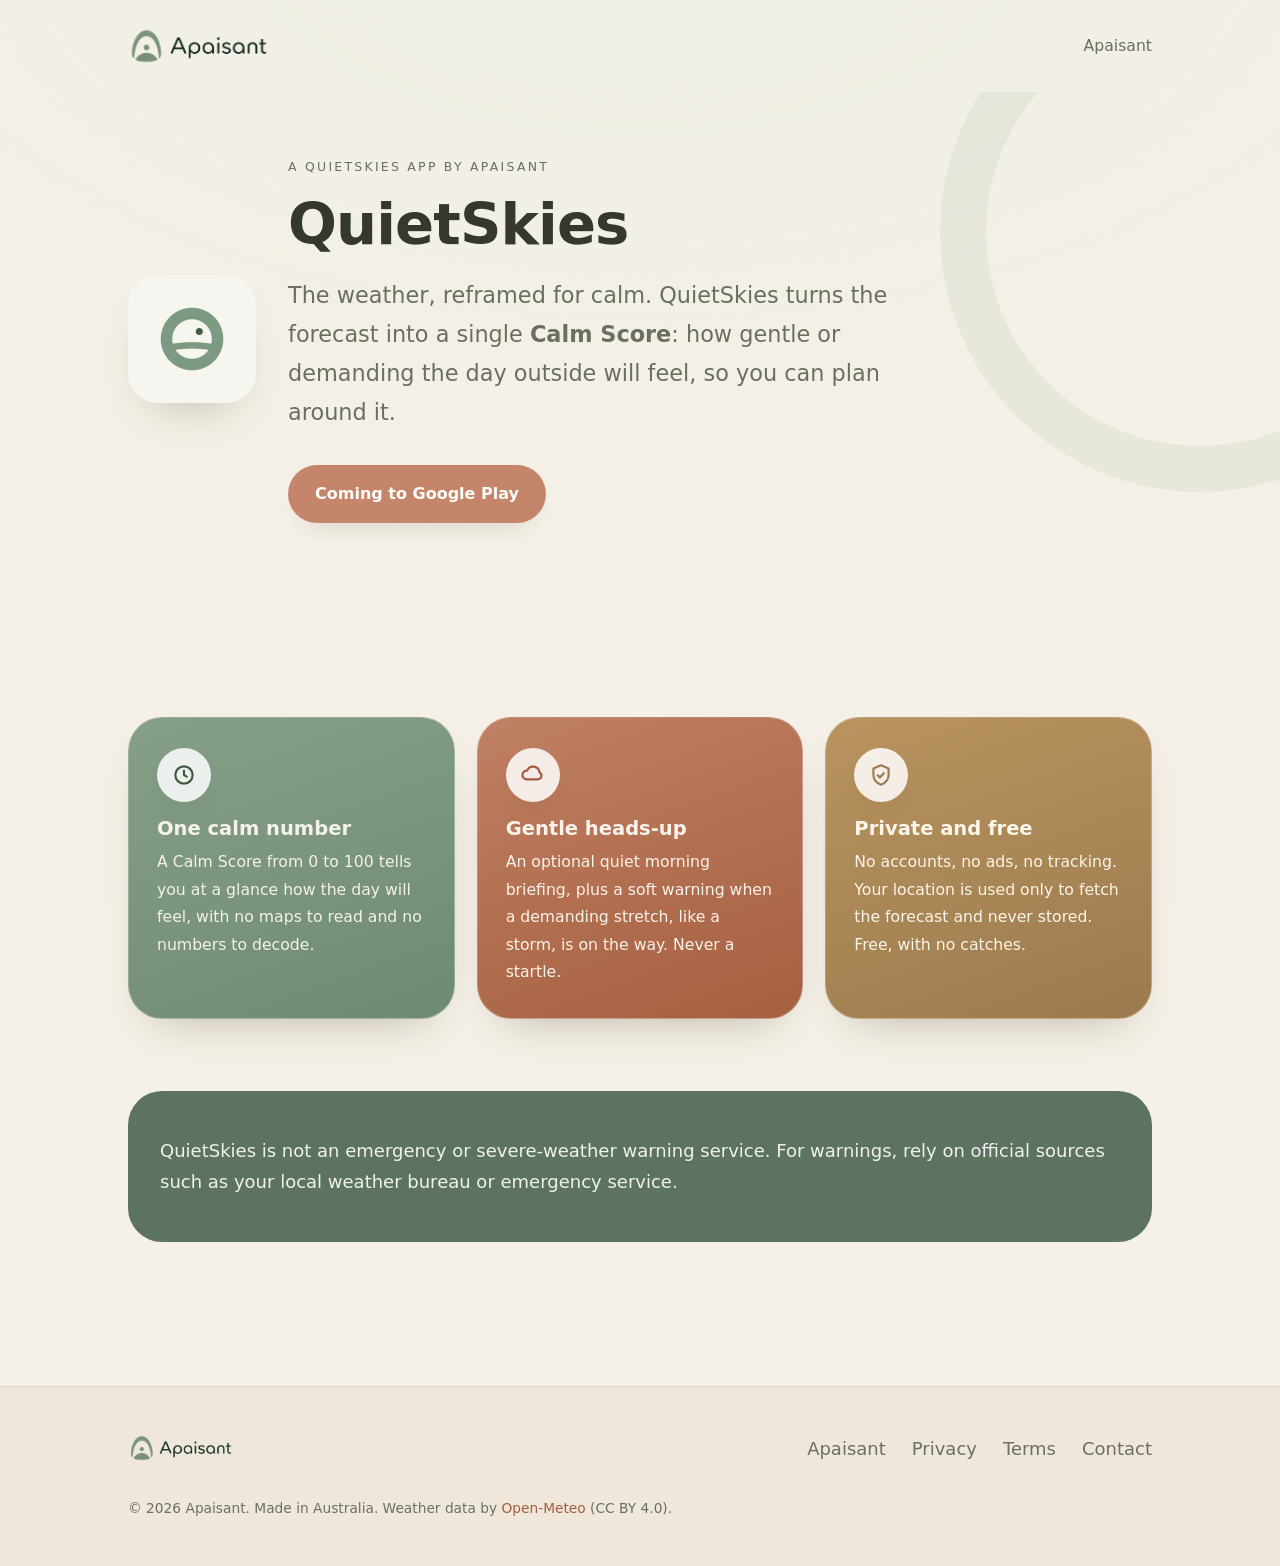
<file: quietskies/index.html>
<!DOCTYPE html>
<html lang="en">
<head>
  <meta charset="UTF-8" />
  <meta name="viewport" content="width=device-width, initial-scale=1.0" />
  <title>QuietSkies: the weather, reframed for calm</title>
  <meta name="description" content="QuietSkies turns the forecast into a single Calm Score: how gentle or demanding the day outside will feel. A free, private weather app for autistic and sensory-sensitive people." />
  <meta name="theme-color" content="#5b7360" />
  <link rel="icon" href="/assets/favicon-32.png" sizes="32x32" />
  <link rel="apple-touch-icon" href="/assets/apple-touch-icon.png" />
  <meta property="og:title" content="QuietSkies: the weather, reframed for calm" />
  <meta property="og:description" content="The forecast as a single Calm Score. Free, private, and gentle by design." />
  <link rel="stylesheet" href="/css/style.css" />
</head>
<body>
  <header class="site-head">
    <a class="brand" href="/" aria-label="Apaisant home"><img src="/assets/apaisant-logo.png" alt="Apaisant" /></a>
    <nav><a href="/">Apaisant</a></nav>
  </header>

  <main>
    <section class="hero">
      <div class="hero-inner" style="display:flex; gap:32px; align-items:center; flex-wrap:wrap;">
        <img class="icon" src="/assets/quietskies-icon.png" alt="QuietSkies app icon" style="width:128px; height:128px; border-radius:30px; box-shadow: var(--lift);" />
        <div style="flex:1; min-width:280px;">
          <p class="eyebrow">A QuietSkies app by Apaisant</p>
          <h1 style="margin-bottom:0.3em;">QuietSkies</h1>
          <p class="lede">The weather, reframed for calm. QuietSkies turns the forecast into a single <strong>Calm Score</strong>: how gentle or demanding the day outside will feel, so you can plan around it.</p>
          <div class="btn-row">
            <span class="btn btn-primary" aria-disabled="true" style="opacity:0.85; cursor:default;">Coming to Google Play</span>
          </div>
        </div>
      </div>
    </section>

    <section class="section">
      <div class="wrap">
        <div class="card-grid">
          <div class="card card--sage">
            <div class="badge" aria-hidden="true">
              <svg viewBox="0 0 24 24" fill="none" stroke-width="2" stroke-linecap="round" stroke-linejoin="round"><circle cx="12" cy="12" r="8"/><path d="M12 8v4l2.5 1.5"/></svg>
            </div>
            <h3>One calm number</h3>
            <p>A Calm Score from 0 to 100 tells you at a glance how the day will feel, with no maps to read and no numbers to decode.</p>
          </div>
          <div class="card card--clay">
            <div class="badge" aria-hidden="true">
              <svg viewBox="0 0 24 24" fill="none" stroke-width="2" stroke-linecap="round" stroke-linejoin="round"><path d="M6 16a4 4 0 0 1 .5-8 6 6 0 0 1 11.5 1.5A3.5 3.5 0 0 1 17 16Z"/></svg>
            </div>
            <h3>Gentle heads-up</h3>
            <p>An optional quiet morning briefing, plus a soft warning when a demanding stretch, like a storm, is on the way. Never a startle.</p>
          </div>
          <div class="card card--oak">
            <div class="badge" aria-hidden="true">
              <svg viewBox="0 0 24 24" fill="none" stroke-width="2" stroke-linecap="round" stroke-linejoin="round"><path d="M12 3 5 6v6c0 5 3.5 7.6 7 9 3.5-1.4 7-4 7-9V6l-7-3Z"/><path d="M9 12.2l2 2 3.6-3.8"/></svg>
            </div>
            <h3>Private and free</h3>
            <p>No accounts, no ads, no tracking. Your location is used only to fetch the forecast and never stored. Free, with no catches.</p>
          </div>
        </div>
      </div>
    </section>

    <section class="section" style="padding-top:0;">
      <div class="wrap">
        <div class="section-sage" style="padding: 44px 32px;">
          <p style="margin:0; color:rgba(255,255,255,0.9);">QuietSkies is not an emergency or severe-weather warning service. For warnings, rely on official sources such as your local weather bureau or emergency service.</p>
        </div>
      </div>
    </section>
  </main>

  <footer class="site-foot">
    <div class="foot-inner">
      <a class="foot-brand" href="/" aria-label="Apaisant home"><img src="/assets/apaisant-logo.png" alt="Apaisant" /></a>
      <div class="foot-links">
        <a href="/">Apaisant</a>
        <a href="/quietskies/privacy/">Privacy</a>
        <a href="/quietskies/terms/">Terms</a>
        <a href="mailto:apaisant.github.precise709@passmail.com">Contact</a>
      </div>
      <p class="foot-note">© 2026 Apaisant. Made in Australia. Weather data by <a href="https://open-meteo.com/">Open-Meteo</a> (CC BY 4.0).</p>
    </div>
  </footer>
</body>
</html>
</file>
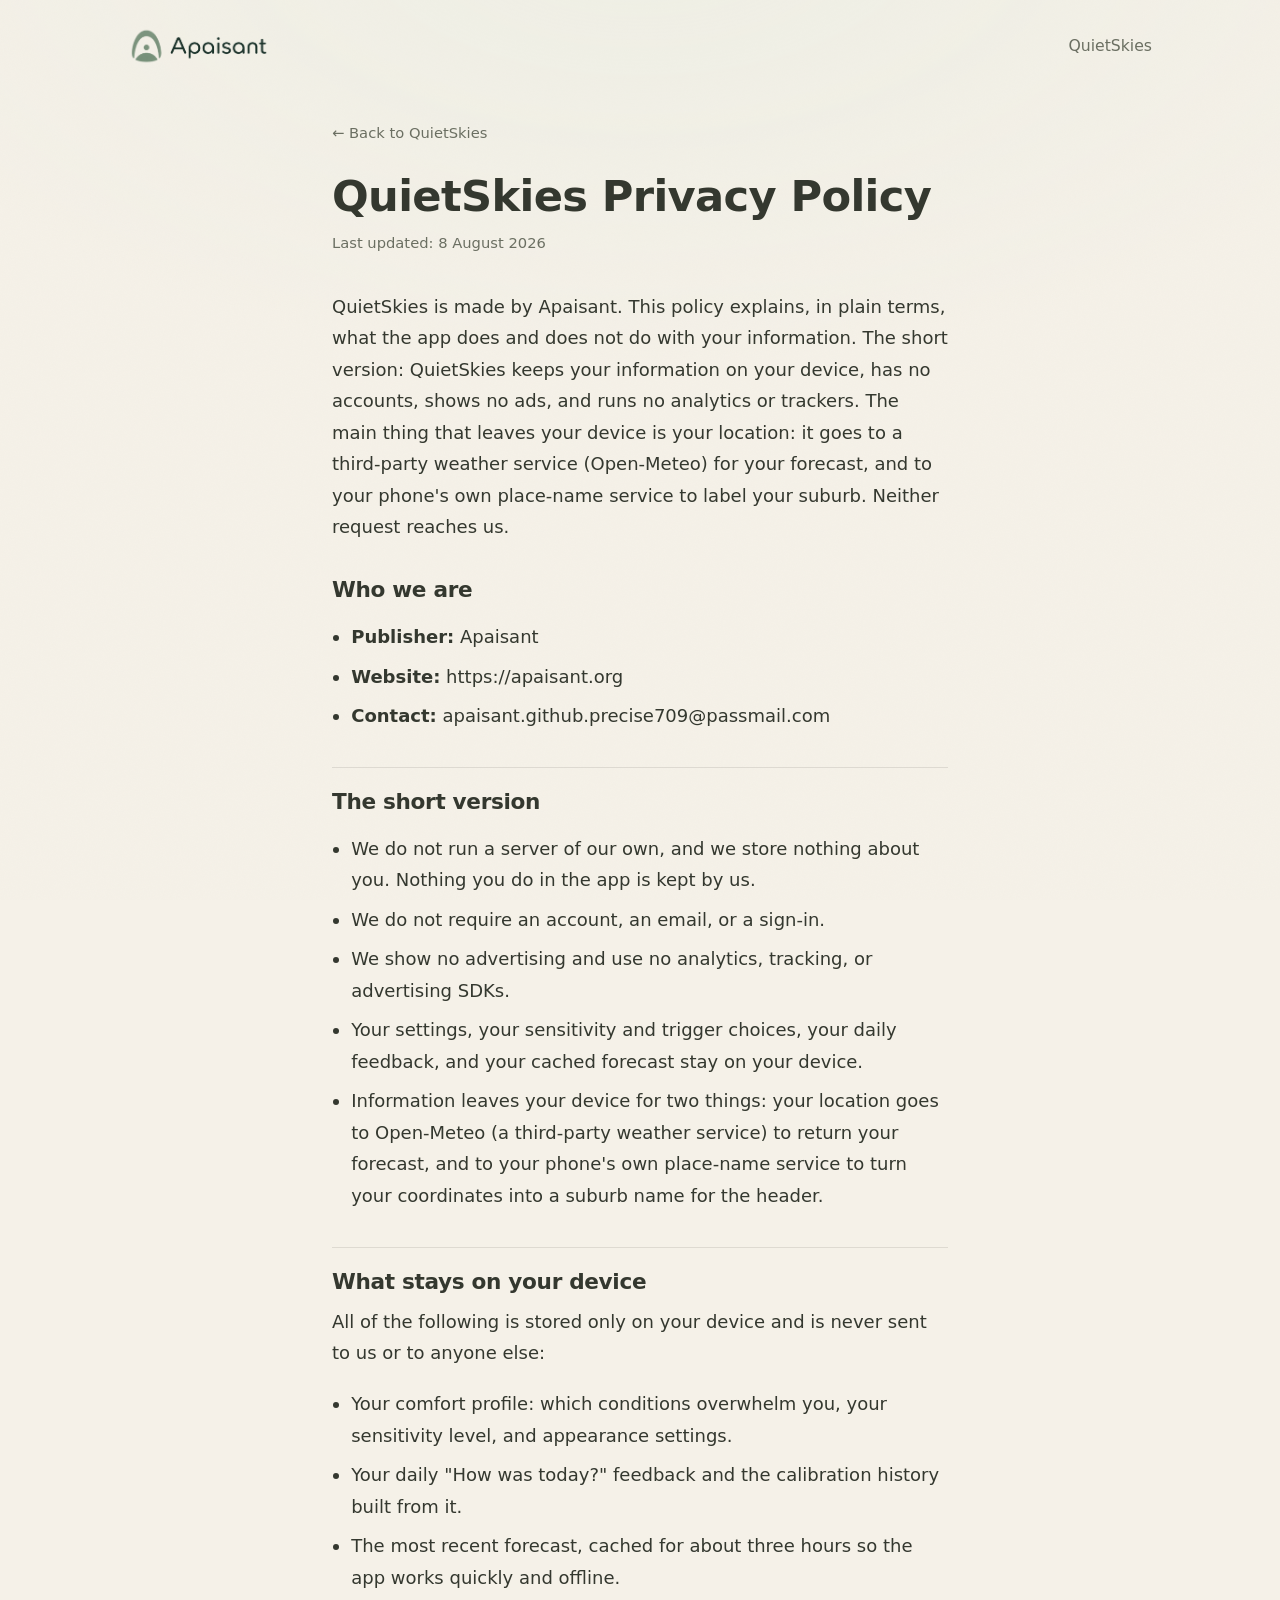
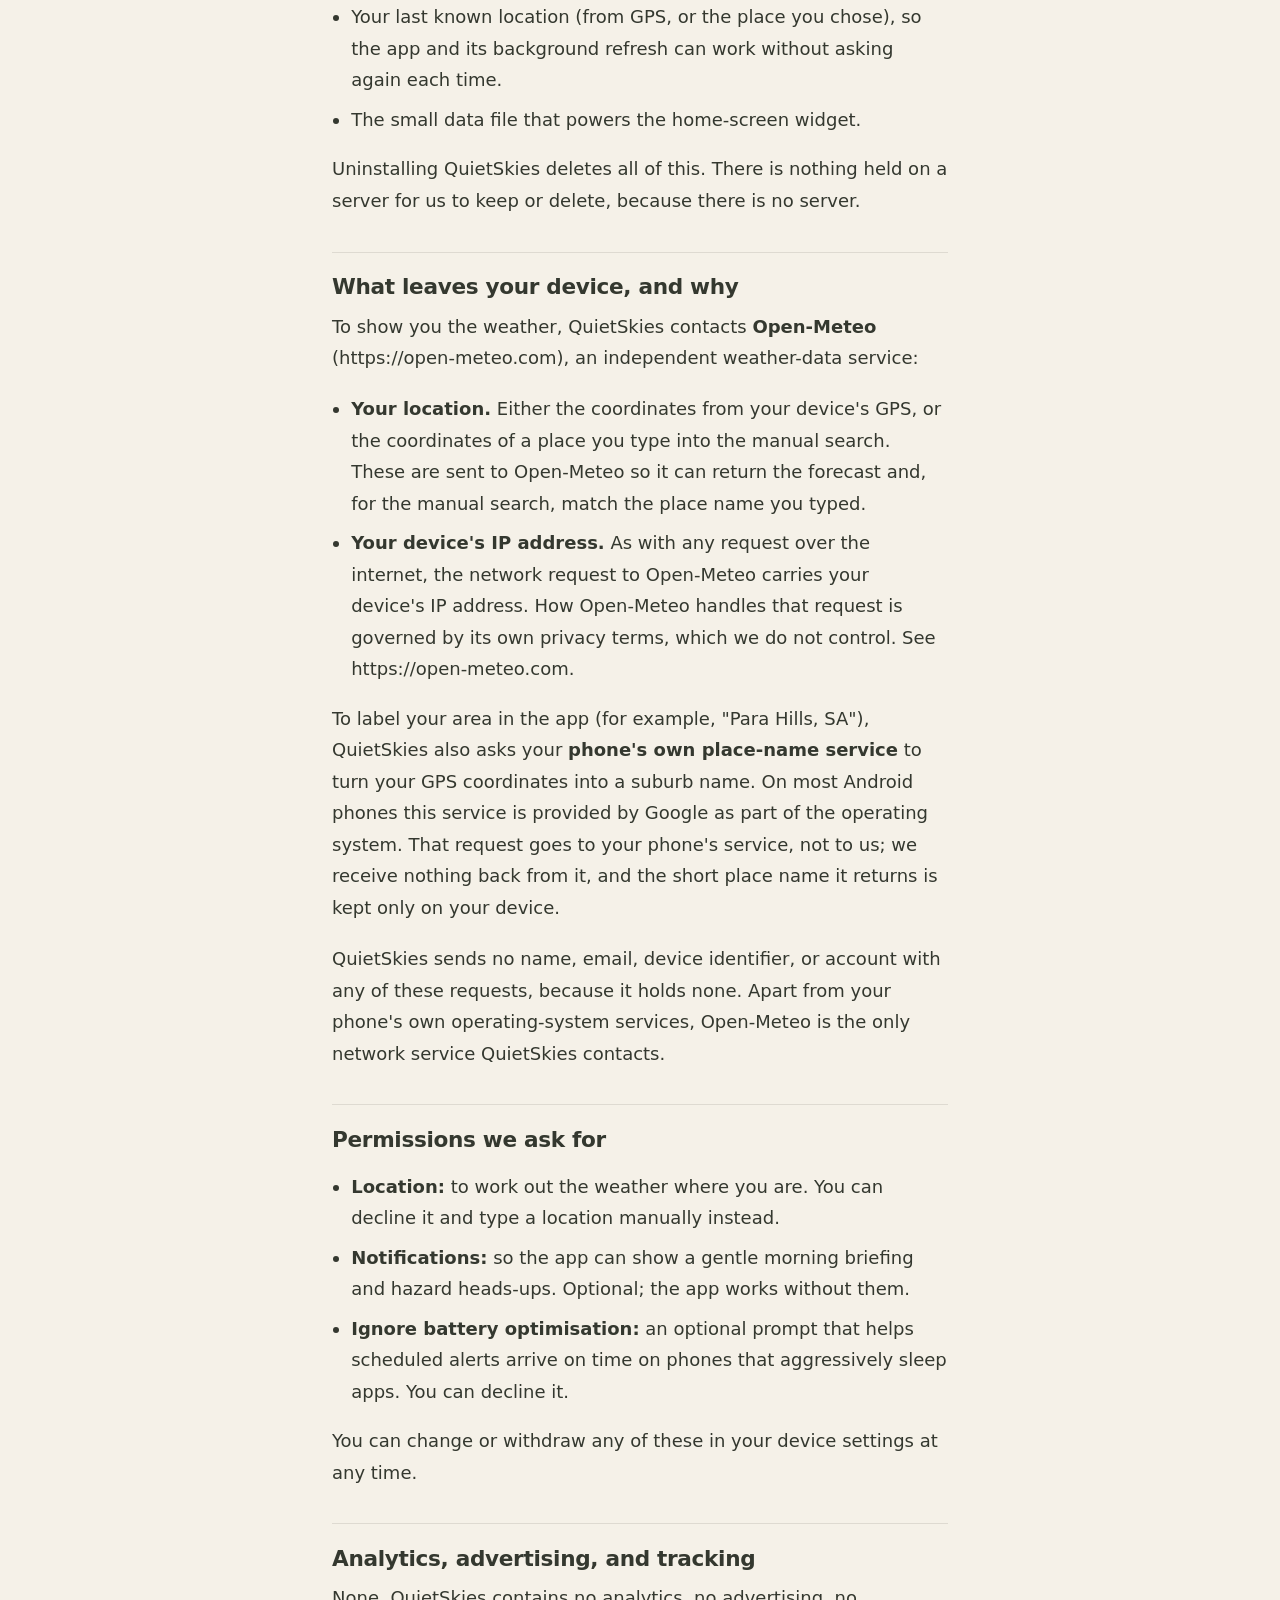
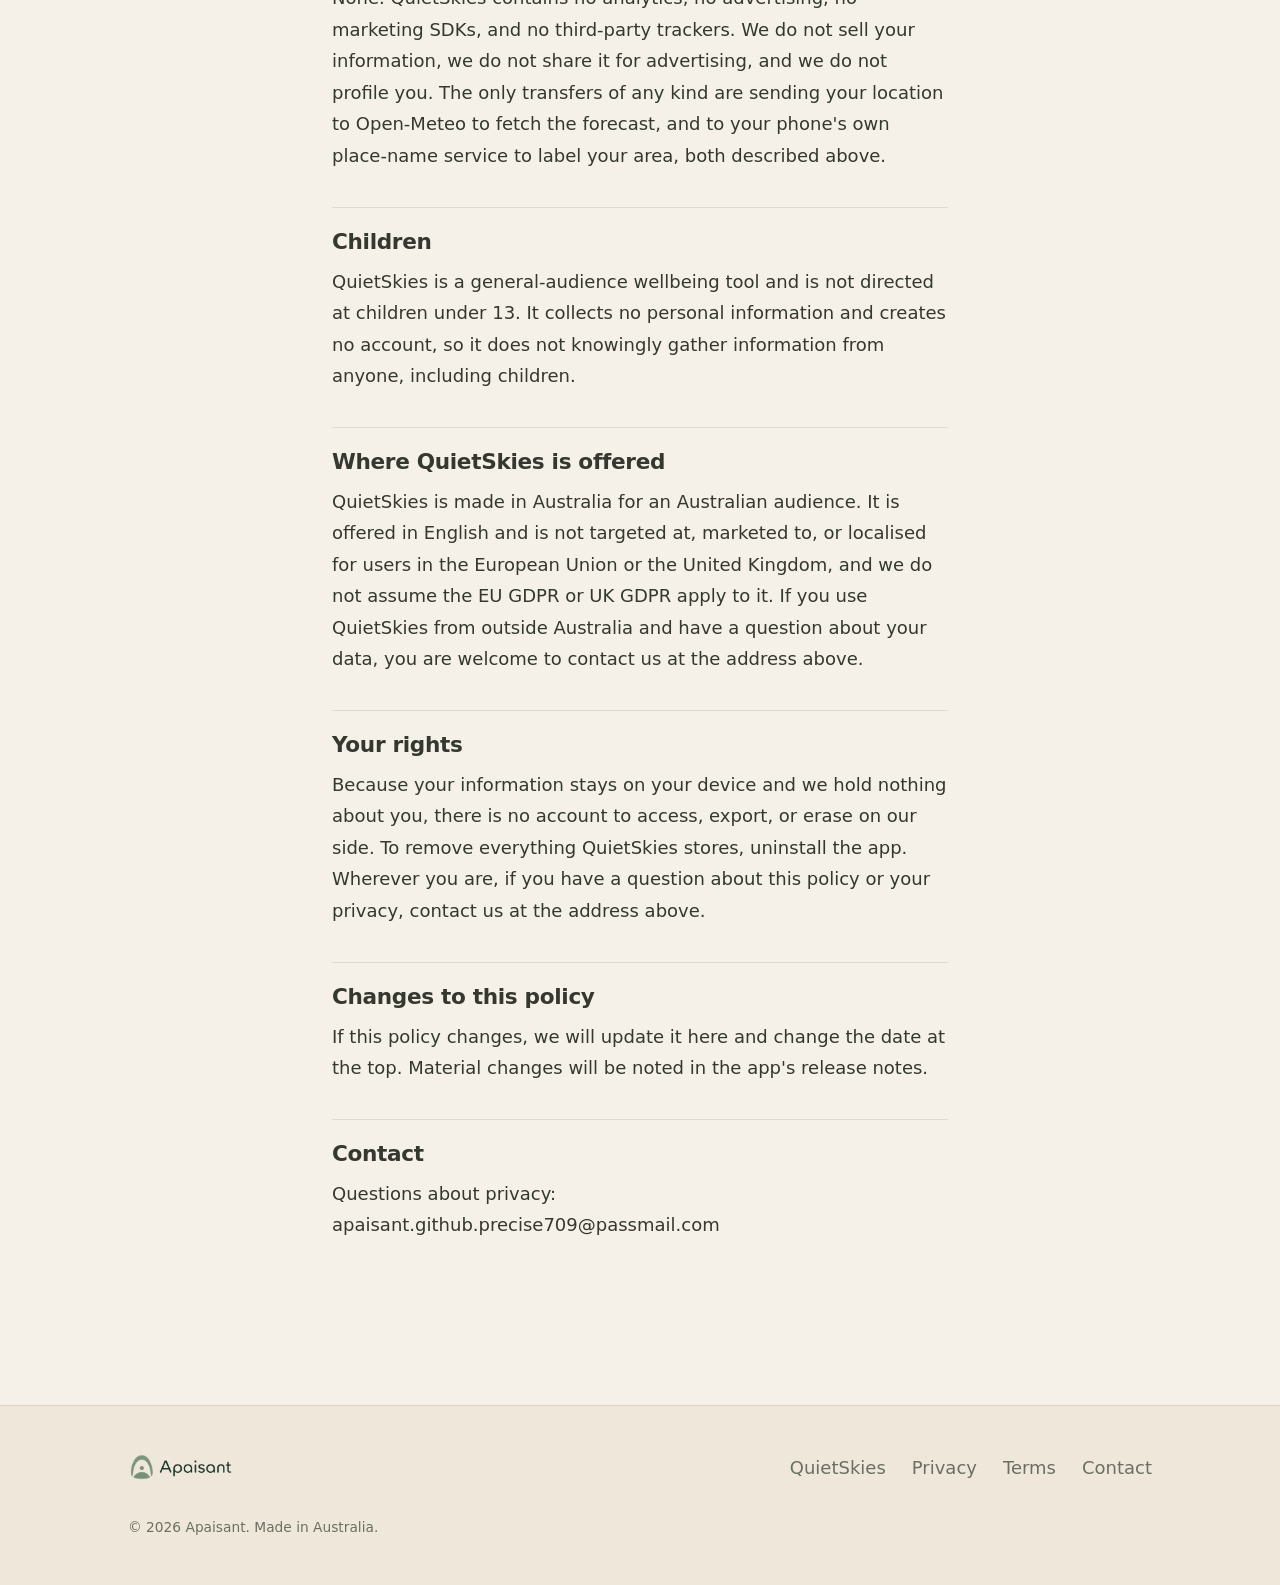
<file: quietskies/privacy/index.html>
<!DOCTYPE html>
<html lang="en">
<head>
  <meta charset="UTF-8" />
  <meta name="viewport" content="width=device-width, initial-scale=1.0" />
  <title>QuietSkies Privacy Policy</title>
  <meta name="theme-color" content="#5b7360" />
  <link rel="icon" href="/assets/favicon-32.png" sizes="32x32" />
  <link rel="stylesheet" href="/css/style.css" />
</head>
<body>
  <header class="site-head">
    <a class="brand" href="/" aria-label="Apaisant home"><img src="/assets/apaisant-logo.png" alt="Apaisant" /></a>
    <nav><a href="/quietskies/">QuietSkies</a></nav>
  </header>
  <main class="doc">
    <a class="back" href="/quietskies/">← Back to QuietSkies</a>
    <h1>QuietSkies Privacy Policy</h1>
    <p class="updated">Last updated: 8 August 2026</p>
    <p>QuietSkies is made by Apaisant. This policy explains, in plain terms, what the app does and does not do with your information. The short version: QuietSkies keeps your information on your device, has no accounts, shows no ads, and runs no analytics or trackers. The main thing that leaves your device is your location: it goes to a third-party weather service (Open-Meteo) for your forecast, and to your phone's own place-name service to label your suburb. Neither request reaches us.</p>
    <h2>Who we are</h2>
    <ul>
      <li><strong>Publisher:</strong> Apaisant</li>
      <li><strong>Website:</strong> https://apaisant.org</li>
      <li><strong>Contact:</strong> apaisant.github.precise709@passmail.com</li>
    </ul>
    <h2>The short version</h2>
    <ul>
      <li>We do not run a server of our own, and we store nothing about you. Nothing you do in the app is kept by us.</li>
      <li>We do not require an account, an email, or a sign-in.</li>
      <li>We show no advertising and use no analytics, tracking, or advertising SDKs.</li>
      <li>Your settings, your sensitivity and trigger choices, your daily feedback, and your cached forecast stay on your device.</li>
      <li>Information leaves your device for two things: your location goes to Open-Meteo (a third-party weather service) to return your forecast, and to your phone's own place-name service to turn your coordinates into a suburb name for the header.</li>
    </ul>
    <h2>What stays on your device</h2>
    <p>All of the following is stored only on your device and is never sent to us or to anyone else:</p>
    <ul>
      <li>Your comfort profile: which conditions overwhelm you, your sensitivity level, and appearance settings.</li>
      <li>Your daily "How was today?" feedback and the calibration history built from it.</li>
      <li>The most recent forecast, cached for about three hours so the app works quickly and offline.</li>
      <li>Your last known location (from GPS, or the place you chose), so the app and its background refresh can work without asking again each time.</li>
      <li>The small data file that powers the home-screen widget.</li>
    </ul>
    <p>Uninstalling QuietSkies deletes all of this. There is nothing held on a server for us to keep or delete, because there is no server.</p>
    <h2>What leaves your device, and why</h2>
    <p>To show you the weather, QuietSkies contacts <strong>Open-Meteo</strong> (https://open-meteo.com), an independent weather-data service:</p>
    <ul>
      <li><strong>Your location.</strong> Either the coordinates from your device's GPS, or the coordinates of a place you type into the manual search. These are sent to Open-Meteo so it can return the forecast and, for the manual search, match the place name you typed.</li>
      <li><strong>Your device's IP address.</strong> As with any request over the internet, the network request to Open-Meteo carries your device's IP address. How Open-Meteo handles that request is governed by its own privacy terms, which we do not control. See https://open-meteo.com.</li>
    </ul>
    <p>To label your area in the app (for example, "Para Hills, SA"), QuietSkies also asks your <strong>phone's own place-name service</strong> to turn your GPS coordinates into a suburb name. On most Android phones this service is provided by Google as part of the operating system. That request goes to your phone's service, not to us; we receive nothing back from it, and the short place name it returns is kept only on your device.</p>
    <p>QuietSkies sends no name, email, device identifier, or account with any of these requests, because it holds none. Apart from your phone's own operating-system services, Open-Meteo is the only network service QuietSkies contacts.</p>
    <h2>Permissions we ask for</h2>
    <ul>
      <li><strong>Location:</strong> to work out the weather where you are. You can decline it and type a location manually instead.</li>
      <li><strong>Notifications:</strong> so the app can show a gentle morning briefing and hazard heads-ups. Optional; the app works without them.</li>
      <li><strong>Ignore battery optimisation:</strong> an optional prompt that helps scheduled alerts arrive on time on phones that aggressively sleep apps. You can decline it.</li>
    </ul>
    <p>You can change or withdraw any of these in your device settings at any time.</p>
    <h2>Analytics, advertising, and tracking</h2>
    <p>None. QuietSkies contains no analytics, no advertising, no marketing SDKs, and no third-party trackers. We do not sell your information, we do not share it for advertising, and we do not profile you. The only transfers of any kind are sending your location to Open-Meteo to fetch the forecast, and to your phone's own place-name service to label your area, both described above.</p>
    <h2>Children</h2>
    <p>QuietSkies is a general-audience wellbeing tool and is not directed at children under 13. It collects no personal information and creates no account, so it does not knowingly gather information from anyone, including children.</p>
    <h2>Where QuietSkies is offered</h2>
    <p>QuietSkies is made in Australia for an Australian audience. It is offered in English and is not targeted at, marketed to, or localised for users in the European Union or the United Kingdom, and we do not assume the EU GDPR or UK GDPR apply to it. If you use QuietSkies from outside Australia and have a question about your data, you are welcome to contact us at the address above.</p>
    <h2>Your rights</h2>
    <p>Because your information stays on your device and we hold nothing about you, there is no account to access, export, or erase on our side. To remove everything QuietSkies stores, uninstall the app. Wherever you are, if you have a question about this policy or your privacy, contact us at the address above.</p>
    <h2>Changes to this policy</h2>
    <p>If this policy changes, we will update it here and change the date at the top. Material changes will be noted in the app's release notes.</p>
    <h2>Contact</h2>
    <p>Questions about privacy: apaisant.github.precise709@passmail.com</p>
  </main>
  <footer class="site-foot">
    <div class="foot-inner">
      <a class="foot-brand" href="/" aria-label="Apaisant home"><img src="/assets/apaisant-logo.png" alt="Apaisant" /></a>
      <div class="foot-links">
        <a href="/quietskies/">QuietSkies</a>
        <a href="/quietskies/privacy/">Privacy</a>
        <a href="/quietskies/terms/">Terms</a>
        <a href="mailto:apaisant.github.precise709@passmail.com">Contact</a>
      </div>
      <p class="foot-note">© 2026 Apaisant. Made in Australia.</p>
    </div>
  </footer>
</body>
</html>
</file>
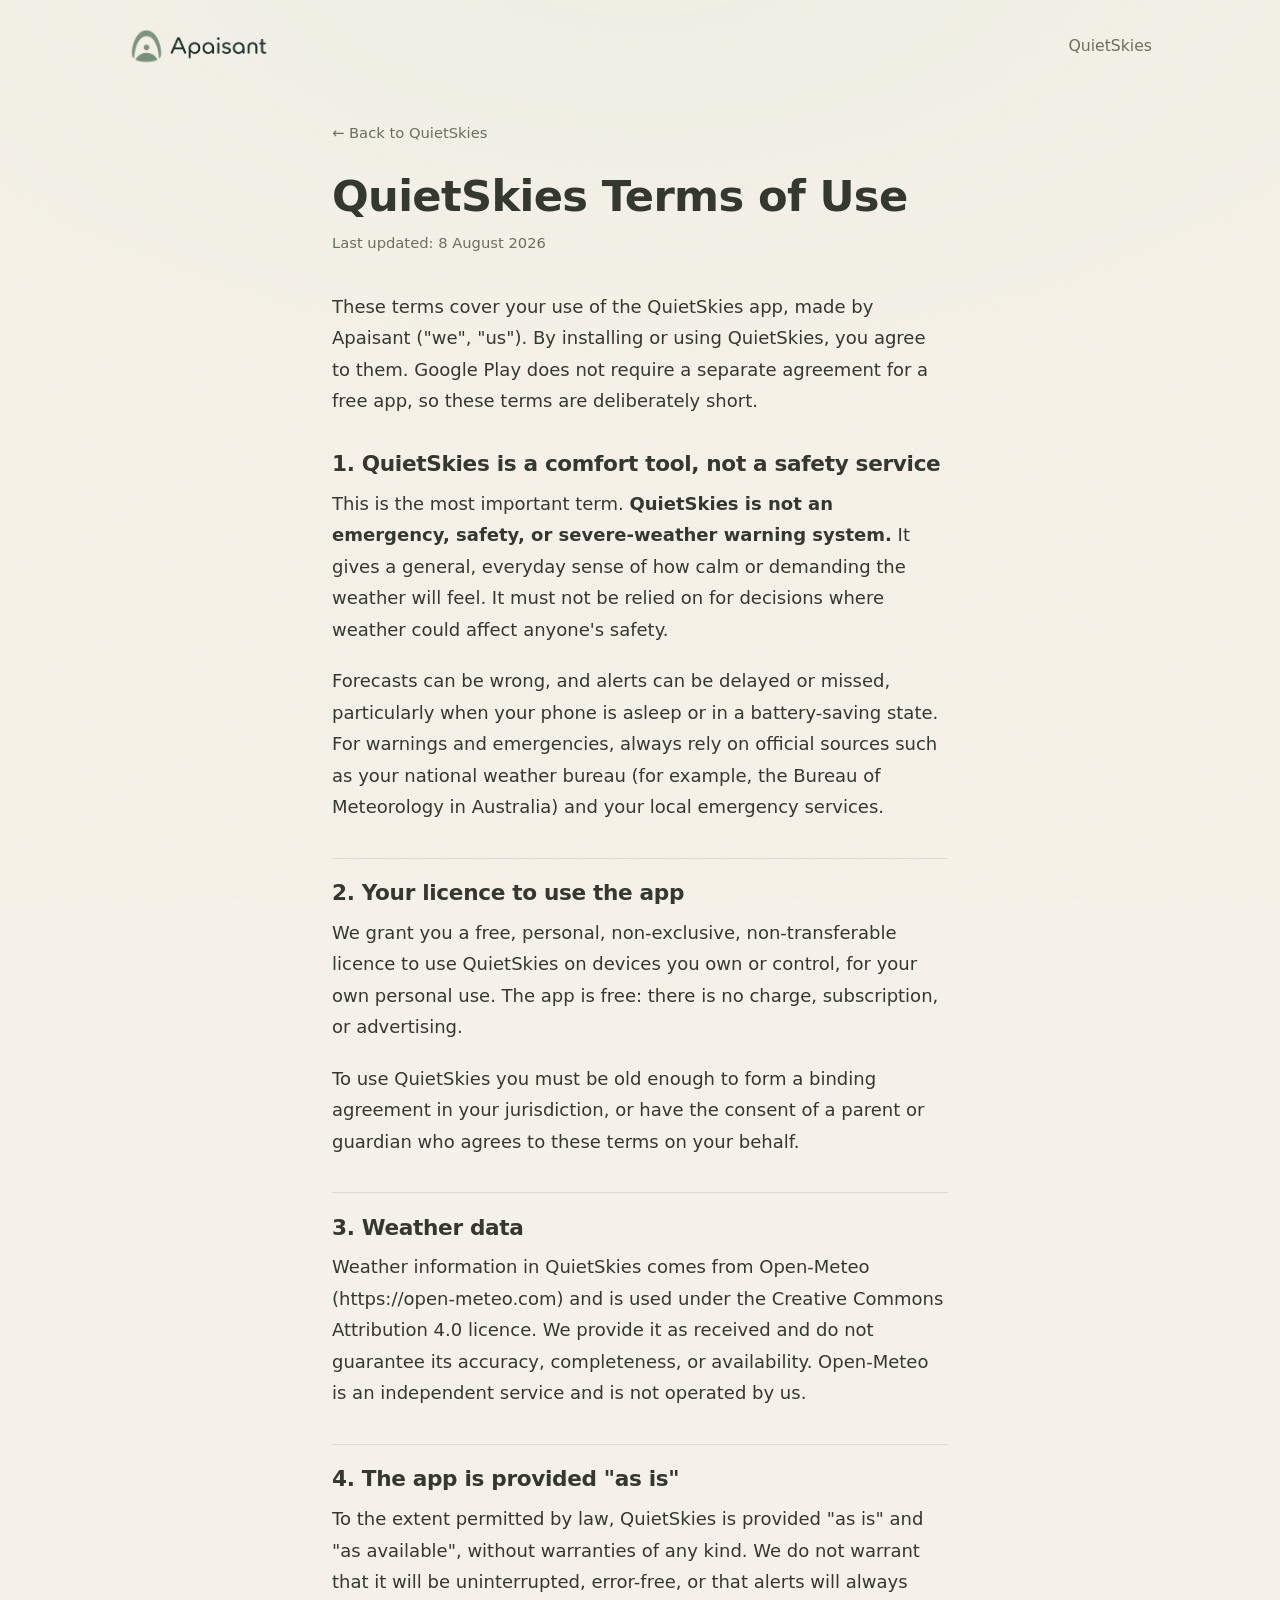
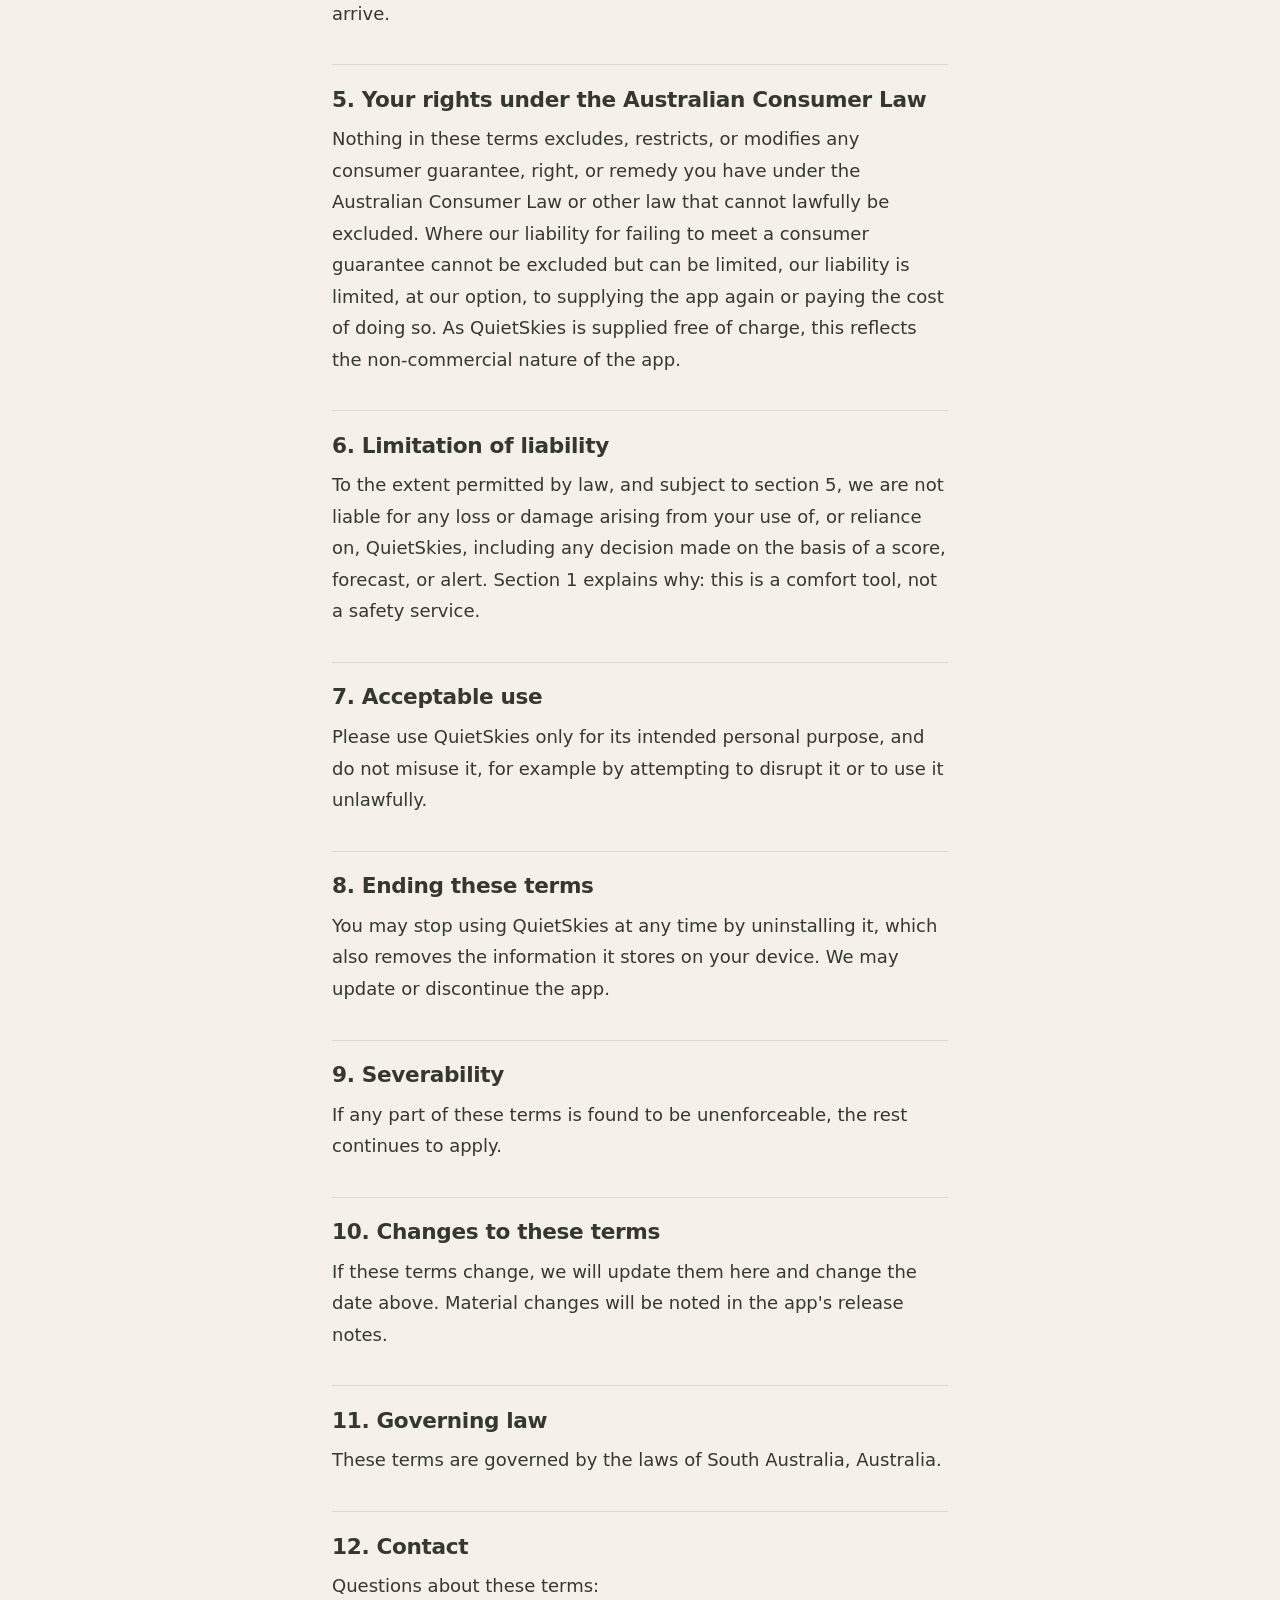
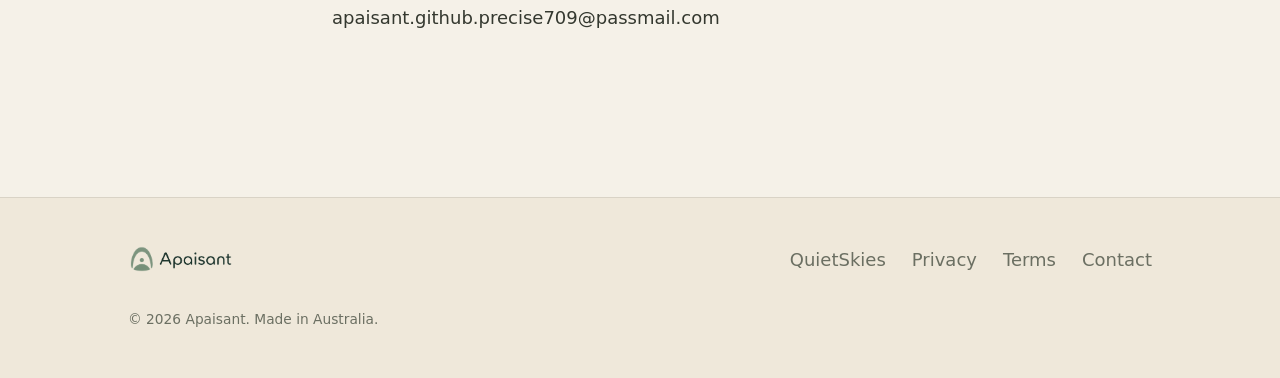
<file: quietskies/terms/index.html>
<!DOCTYPE html>
<html lang="en">
<head>
  <meta charset="UTF-8" />
  <meta name="viewport" content="width=device-width, initial-scale=1.0" />
  <title>QuietSkies Terms of Use</title>
  <meta name="theme-color" content="#5b7360" />
  <link rel="icon" href="/assets/favicon-32.png" sizes="32x32" />
  <link rel="stylesheet" href="/css/style.css" />
</head>
<body>
  <header class="site-head">
    <a class="brand" href="/" aria-label="Apaisant home"><img src="/assets/apaisant-logo.png" alt="Apaisant" /></a>
    <nav><a href="/quietskies/">QuietSkies</a></nav>
  </header>
  <main class="doc">
    <a class="back" href="/quietskies/">← Back to QuietSkies</a>
    <h1>QuietSkies Terms of Use</h1>
    <p class="updated">Last updated: 8 August 2026</p>
    <p>These terms cover your use of the QuietSkies app, made by Apaisant ("we", "us"). By installing or using QuietSkies, you agree to them. Google Play does not require a separate agreement for a free app, so these terms are deliberately short.</p>
    <h2>1. QuietSkies is a comfort tool, not a safety service</h2>
    <p>This is the most important term. <strong>QuietSkies is not an emergency, safety, or severe-weather warning system.</strong> It gives a general, everyday sense of how calm or demanding the weather will feel. It must not be relied on for decisions where weather could affect anyone's safety.</p>
    <p>Forecasts can be wrong, and alerts can be delayed or missed, particularly when your phone is asleep or in a battery-saving state. For warnings and emergencies, always rely on official sources such as your national weather bureau (for example, the Bureau of Meteorology in Australia) and your local emergency services.</p>
    <h2>2. Your licence to use the app</h2>
    <p>We grant you a free, personal, non-exclusive, non-transferable licence to use QuietSkies on devices you own or control, for your own personal use. The app is free: there is no charge, subscription, or advertising.</p>
    <p>To use QuietSkies you must be old enough to form a binding agreement in your jurisdiction, or have the consent of a parent or guardian who agrees to these terms on your behalf.</p>
    <h2>3. Weather data</h2>
    <p>Weather information in QuietSkies comes from Open-Meteo (https://open-meteo.com) and is used under the Creative Commons Attribution 4.0 licence. We provide it as received and do not guarantee its accuracy, completeness, or availability. Open-Meteo is an independent service and is not operated by us.</p>
    <h2>4. The app is provided "as is"</h2>
    <p>To the extent permitted by law, QuietSkies is provided "as is" and "as available", without warranties of any kind. We do not warrant that it will be uninterrupted, error-free, or that alerts will always arrive.</p>
    <h2>5. Your rights under the Australian Consumer Law</h2>
    <p>Nothing in these terms excludes, restricts, or modifies any consumer guarantee, right, or remedy you have under the Australian Consumer Law or other law that cannot lawfully be excluded. Where our liability for failing to meet a consumer guarantee cannot be excluded but can be limited, our liability is limited, at our option, to supplying the app again or paying the cost of doing so. As QuietSkies is supplied free of charge, this reflects the non-commercial nature of the app.</p>
    <h2>6. Limitation of liability</h2>
    <p>To the extent permitted by law, and subject to section 5, we are not liable for any loss or damage arising from your use of, or reliance on, QuietSkies, including any decision made on the basis of a score, forecast, or alert. Section 1 explains why: this is a comfort tool, not a safety service.</p>
    <h2>7. Acceptable use</h2>
    <p>Please use QuietSkies only for its intended personal purpose, and do not misuse it, for example by attempting to disrupt it or to use it unlawfully.</p>
    <h2>8. Ending these terms</h2>
    <p>You may stop using QuietSkies at any time by uninstalling it, which also removes the information it stores on your device. We may update or discontinue the app.</p>
    <h2>9. Severability</h2>
    <p>If any part of these terms is found to be unenforceable, the rest continues to apply.</p>
    <h2>10. Changes to these terms</h2>
    <p>If these terms change, we will update them here and change the date above. Material changes will be noted in the app's release notes.</p>
    <h2>11. Governing law</h2>
    <p>These terms are governed by the laws of South Australia, Australia.</p>
    <h2>12. Contact</h2>
    <p>Questions about these terms: apaisant.github.precise709@passmail.com</p>
  </main>
  <footer class="site-foot">
    <div class="foot-inner">
      <a class="foot-brand" href="/" aria-label="Apaisant home"><img src="/assets/apaisant-logo.png" alt="Apaisant" /></a>
      <div class="foot-links">
        <a href="/quietskies/">QuietSkies</a>
        <a href="/quietskies/privacy/">Privacy</a>
        <a href="/quietskies/terms/">Terms</a>
        <a href="mailto:apaisant.github.precise709@passmail.com">Contact</a>
      </div>
      <p class="foot-note">© 2026 Apaisant. Made in Australia.</p>
    </div>
  </footer>
</body>
</html>
</file>
<file: css/style.css>
/* ==========================================================================
   Apaisant — site stylesheet
   "If this room were a website": warm linen, a sage wall, terracotta cushions,
   natural wood and jute, soft diffused light. Matte, tactile, unhurried.
   No external fonts, no third-party calls — the brand's no-tracking ethos.
   ========================================================================== */

:root {
  /* warm neutrals — linen, paper, plaster */
  --cream: #f5f1e8;
  --cream-deep: #efe8da;
  --paper: #fbf8f1;      /* raised card, lighter than the room's air */
  --line: rgba(58, 62, 51, 0.12);

  /* sage — the wall */
  --sage: #7e9a82;
  --sage-deep: #5b7360;
  --sage-ink: #40583f;
  --sage-wash: #e7ece1;

  /* terracotta — the cushions (accent, used sparingly) */
  --terra: #bd7355;
  --terra-deep: #a25b40;

  /* wood & jute — the table and rug */
  --tan: #c7a977;
  --wood: #9c7b52;

  /* ink & text — warm charcoal-green */
  --ink: #34382f;
  --muted: #6b6f62;

  /* soft, diffuse, warm light (never hard or glossy) */
  --lift: 0 22px 48px -28px rgba(74, 60, 36, 0.42);
  --lift-sm: 0 12px 28px -18px rgba(74, 60, 36, 0.36);

  --font: "Segoe UI", system-ui, -apple-system, "Helvetica Neue", Arial, sans-serif;
  --max: 1080px;
  --measure: 42rem;   /* comfortable reading width */
  --radius: 22px;
  --radius-lg: 34px;
}

*, *::before, *::after { box-sizing: border-box; }

html { scroll-behavior: smooth; -webkit-text-size-adjust: 100%; }

body {
  margin: 0;
  background-color: var(--cream);
  color: var(--ink);
  font-family: var(--font);
  font-size: 18px;
  line-height: 1.75;
  -webkit-font-smoothing: antialiased;
  text-rendering: optimizeLegibility;
}

/* faint linen tactility — barely there, keeps it low-glare */
body::before {
  content: "";
  position: fixed;
  inset: 0;
  z-index: -1;
  pointer-events: none;
  opacity: 0.5;
  background:
    radial-gradient(1200px 620px at 50% -8%, var(--sage-wash), transparent 70%),
    url("data:image/svg+xml,%3Csvg xmlns='http://www.w3.org/2000/svg' width='140' height='140'%3E%3Cfilter id='n'%3E%3CfeTurbulence type='fractalNoise' baseFrequency='0.85' numOctaves='2' stitchTiles='stitch'/%3E%3C/filter%3E%3Crect width='100%25' height='100%25' filter='url(%23n)' opacity='0.045'/%3E%3C/svg%3E");
}

img { max-width: 100%; display: block; }

h1, h2, h3 { margin: 0 0 0.5em; line-height: 1.15; font-weight: 600; letter-spacing: -0.015em; }
h1 { font-size: clamp(2.4rem, 6vw, 3.6rem); }
h2 { font-size: clamp(1.6rem, 3.6vw, 2.2rem); }
h3 { font-size: 1.2rem; letter-spacing: 0; }
p { margin: 0 0 1.1em; }

a { color: var(--terra-deep); text-decoration: none; }
a:hover { text-decoration: underline; text-underline-offset: 3px; text-decoration-thickness: 1px; }

::selection { background: var(--sage); color: #fff; }
:focus-visible { outline: 2px solid var(--sage-deep); outline-offset: 3px; border-radius: 6px; }

.wrap { max-width: var(--max); margin: 0 auto; padding: 0 28px; }
.eyebrow {
  font-size: 0.78rem;
  letter-spacing: 0.18em;
  text-transform: uppercase;
  color: var(--muted);
  margin: 0 0 0.9rem;
}
.lede { font-size: clamp(1.05rem, 2vw, 1.25rem); color: var(--muted); max-width: var(--measure); }

/* ---------- header ---------- */
.site-head {
  display: flex;
  align-items: center;
  justify-content: space-between;
  gap: 18px;
  max-width: var(--max);
  margin: 0 auto;
  padding: 26px 28px;
}
.brand { display: inline-flex; align-items: center; gap: 12px; }
.brand img { height: 40px; width: auto; }
.brand .name { font-size: 1.35rem; font-weight: 600; color: var(--ink); letter-spacing: -0.01em; }
.site-head nav { display: flex; gap: 26px; }
.site-head nav a { color: var(--muted); font-size: 0.98rem; }
.site-head nav a:hover { color: var(--ink); text-decoration: none; }

/* ---------- hero ---------- */
.hero { position: relative; overflow: hidden; }
.hero-inner { max-width: var(--max); margin: 0 auto; padding: 64px 28px 84px; }
.hero h1 { max-width: 18ch; }
.hero .lede { margin-top: 0.4rem; font-size: clamp(1.15rem, 2.2vw, 1.4rem); }
/* soft arch — echoes the Apaisant mark and the room's calm curves */
.hero::after {
  content: "";
  position: absolute;
  right: -180px;
  top: -120px;
  width: 520px;
  height: 520px;
  border: 46px solid var(--sage);
  border-radius: 50%;
  opacity: 0.10;
  pointer-events: none;
}

/* ---------- buttons ---------- */
.btn {
  display: inline-flex;
  align-items: center;
  gap: 10px;
  padding: 14px 26px;
  border-radius: 999px;
  font-weight: 600;
  font-size: 1rem;
  border: 1px solid transparent;
  transition: transform 0.15s ease, box-shadow 0.15s ease, background 0.15s ease;
}
.btn:hover { text-decoration: none; transform: translateY(-1px); }
.btn-primary { background: var(--terra); color: #fff; box-shadow: var(--lift-sm); }
.btn-primary:hover { background: var(--terra-deep); }
.btn-ghost { background: transparent; color: var(--ink); border-color: var(--line); }
.btn-ghost:hover { background: var(--paper); }
.btn-row { display: flex; flex-wrap: wrap; gap: 14px; margin-top: 2rem; }

/* ---------- sections ---------- */
.section { padding: 72px 0; }
.section-sage {
  background: var(--sage-deep);
  color: #f3f1e9;
  border-radius: var(--radius-lg);
  margin: 0 auto;
  max-width: calc(var(--max) - 8px);
}
.section-sage .eyebrow { color: rgba(255,255,255,0.72); }
.section-sage h2 { color: #fff; }
.section-sage a { color: #fff; text-decoration: underline; text-underline-offset: 3px; }

/* ---------- app card (QuietSkies) ---------- */
.app-card {
  display: grid;
  grid-template-columns: auto 1fr;
  gap: 28px;
  align-items: center;
  background: var(--paper);
  border: 1px solid var(--line);
  border-radius: var(--radius-lg);
  padding: 34px;
  box-shadow: var(--lift);
}
.app-card .icon {
  width: 112px; height: 112px; border-radius: 26px;
  box-shadow: var(--lift-sm);
}
.app-card h3 { font-size: 1.5rem; margin-bottom: 0.3rem; letter-spacing: -0.01em; }
.app-card p { margin-bottom: 0.8rem; color: var(--muted); }
.pill {
  display: inline-block; font-size: 0.76rem; letter-spacing: 0.06em;
  text-transform: uppercase; color: var(--sage-ink);
  background: var(--sage-wash); border-radius: 999px; padding: 4px 12px; margin-bottom: 0.7rem;
}

/* calm values — soft rounded, dimensional cards with a circular icon badge,
   in the earthy palette from the mood boards (sage / clay / oak) */
.card-grid { display: grid; grid-template-columns: repeat(3, 1fr); gap: 22px; margin-top: 2.4rem; }
.card {
  border-radius: var(--radius-lg);
  padding: 30px 28px 32px;
  box-shadow: var(--lift);
  border: 1px solid rgba(255, 255, 255, 0.25);
  position: relative;
}
.card h3 { margin: 0.2rem 0 0.5rem; font-size: 1.22rem; }
.card p { margin: 0; font-size: 0.98rem; }
.card .badge {
  width: 54px; height: 54px; border-radius: 50%;
  display: grid; place-items: center;
  background: rgba(255, 255, 255, 0.85);
  box-shadow: var(--lift-sm);
  margin-bottom: 16px;
}
.card .badge svg { width: 26px; height: 26px; }

/* earthy variants — sage wall, clay cushion, oak table */
.card--sage { background: linear-gradient(160deg, #869f88, #6f8a73); color: #f4f2ea; }
.card--clay { background: linear-gradient(160deg, #c08063, #a5603f); color: #fbf2ec; }
.card--oak  { background: linear-gradient(160deg, #b9945f, #9c7a4e); color: #fbf5ea; }
.card--sage .badge svg { stroke: var(--sage-ink); }
.card--clay .badge svg { stroke: var(--terra-deep); }
.card--oak  .badge svg { stroke: var(--wood); }

/* ---------- footer ---------- */
.site-foot {
  margin-top: 72px;
  background: var(--cream-deep);
  border-top: 1px solid var(--line);
}
.foot-inner {
  max-width: var(--max); margin: 0 auto; padding: 46px 28px;
  display: flex; flex-wrap: wrap; gap: 22px 40px; align-items: flex-start; justify-content: space-between;
}
.foot-brand { display: inline-flex; align-items: center; gap: 10px; }
.foot-brand img { height: 30px; }
.foot-links { display: flex; flex-wrap: wrap; gap: 8px 26px; }
.foot-links a { color: var(--muted); }
.foot-links a:hover { color: var(--ink); text-decoration: none; }
.foot-note { width: 100%; color: var(--muted); font-size: 0.86rem; margin: 0; padding-top: 10px; }

/* ---------- document pages (privacy / terms) ---------- */
.doc { max-width: var(--measure); margin: 0 auto; padding: 20px 28px 72px; }
.doc .back { display: inline-block; color: var(--muted); font-size: 0.92rem; margin: 8px 0 26px; }
.doc h1 { font-size: clamp(2rem, 5vw, 2.7rem); margin-bottom: 0.2em; }
.doc .updated { color: var(--muted); font-size: 0.92rem; margin-bottom: 2.2rem; }
.doc h2 { font-size: 1.35rem; margin-top: 2.2rem; padding-top: 1.4rem; border-top: 1px solid var(--line); }
.doc h2:first-of-type { border-top: 0; padding-top: 0; }
.doc ul { padding-left: 1.2rem; }
.doc li { margin-bottom: 0.5rem; }
.doc strong { color: var(--ink); }
.doc hr { border: 0; border-top: 1px solid var(--line); margin: 2rem 0; }
.doc .note {
  background: var(--sage-wash); border-radius: var(--radius); padding: 16px 20px;
  color: var(--sage-ink); font-size: 0.96rem;
}

/* ---------- responsive ---------- */
@media (max-width: 720px) {
  body { font-size: 17px; }
  .site-head { padding: 20px; }
  .site-head nav { gap: 18px; }
  .app-card { grid-template-columns: 1fr; text-align: left; padding: 26px; }
  .app-card .icon { width: 88px; height: 88px; }
  .values { grid-template-columns: 1fr; }
  .section { padding: 56px 0; }
}
@media (prefers-reduced-motion: reduce) {
  * { scroll-behavior: auto !important; transition: none !important; }
}
</file>
